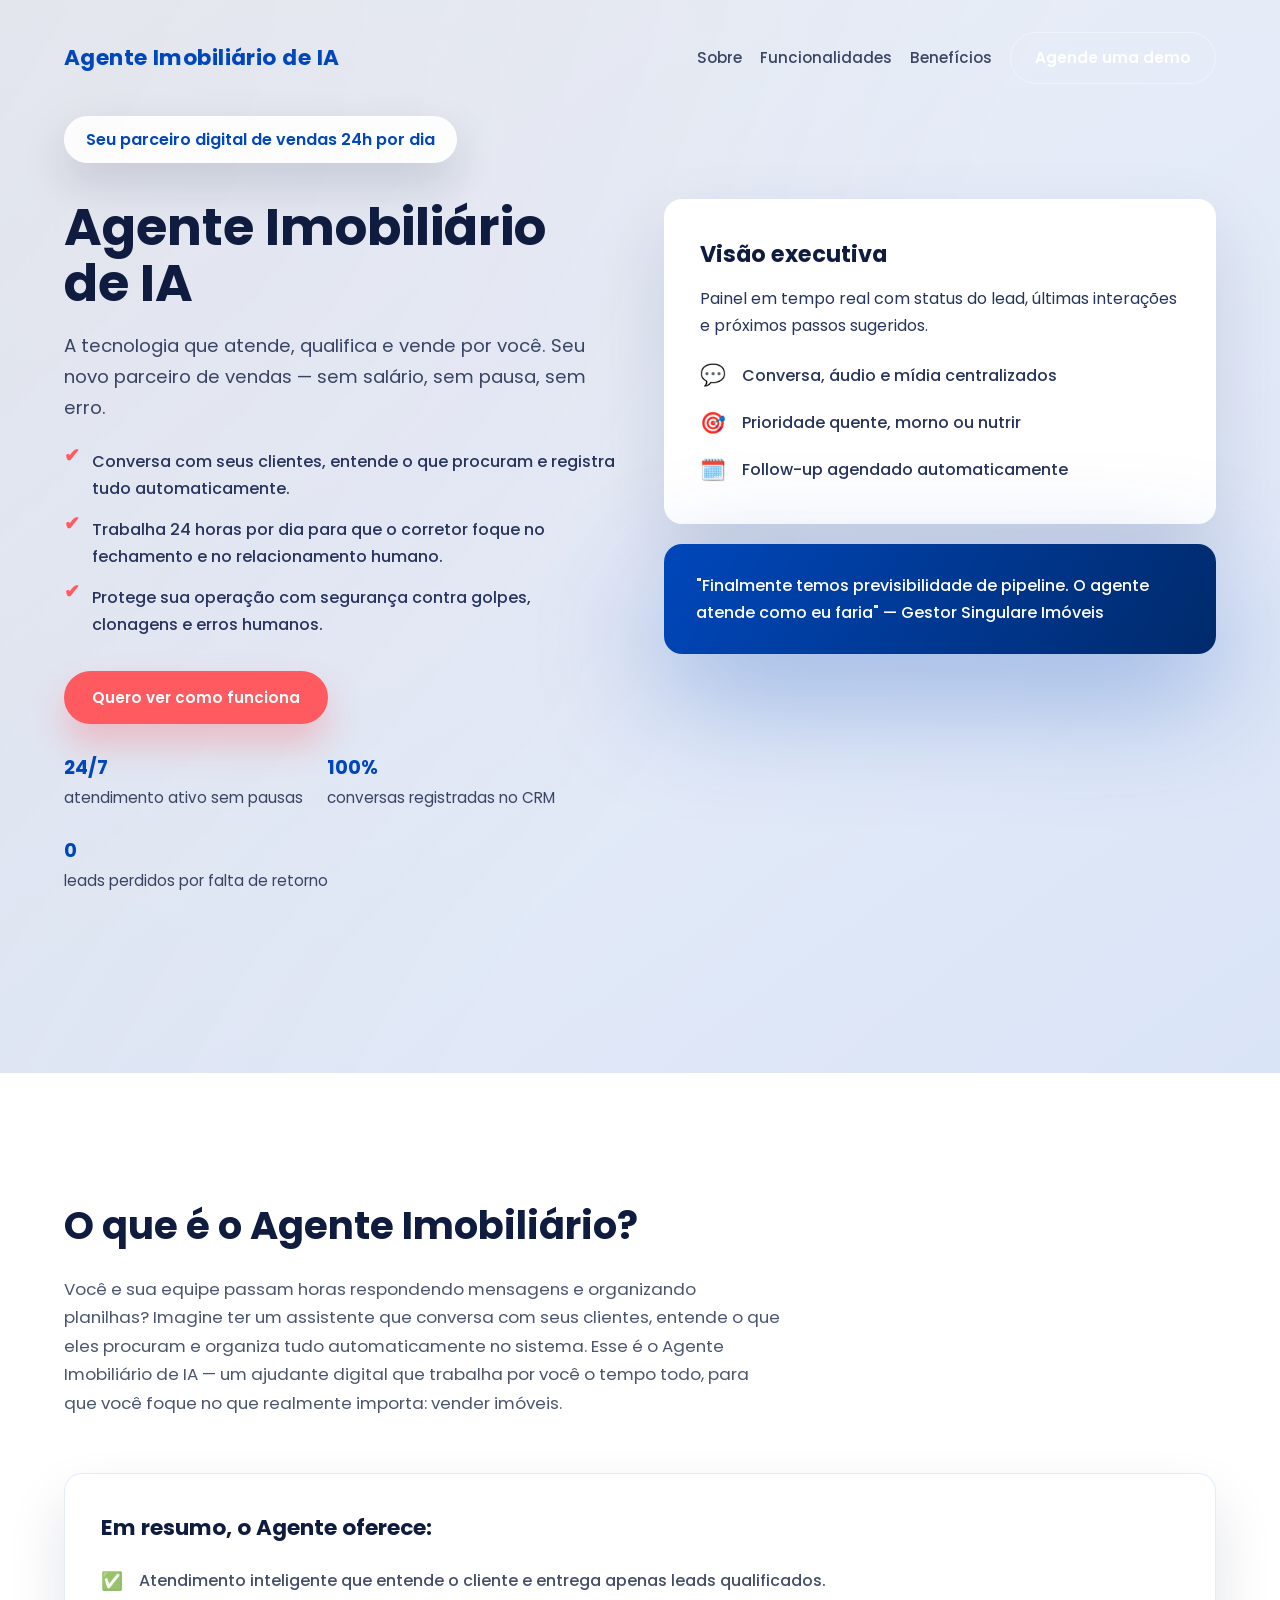
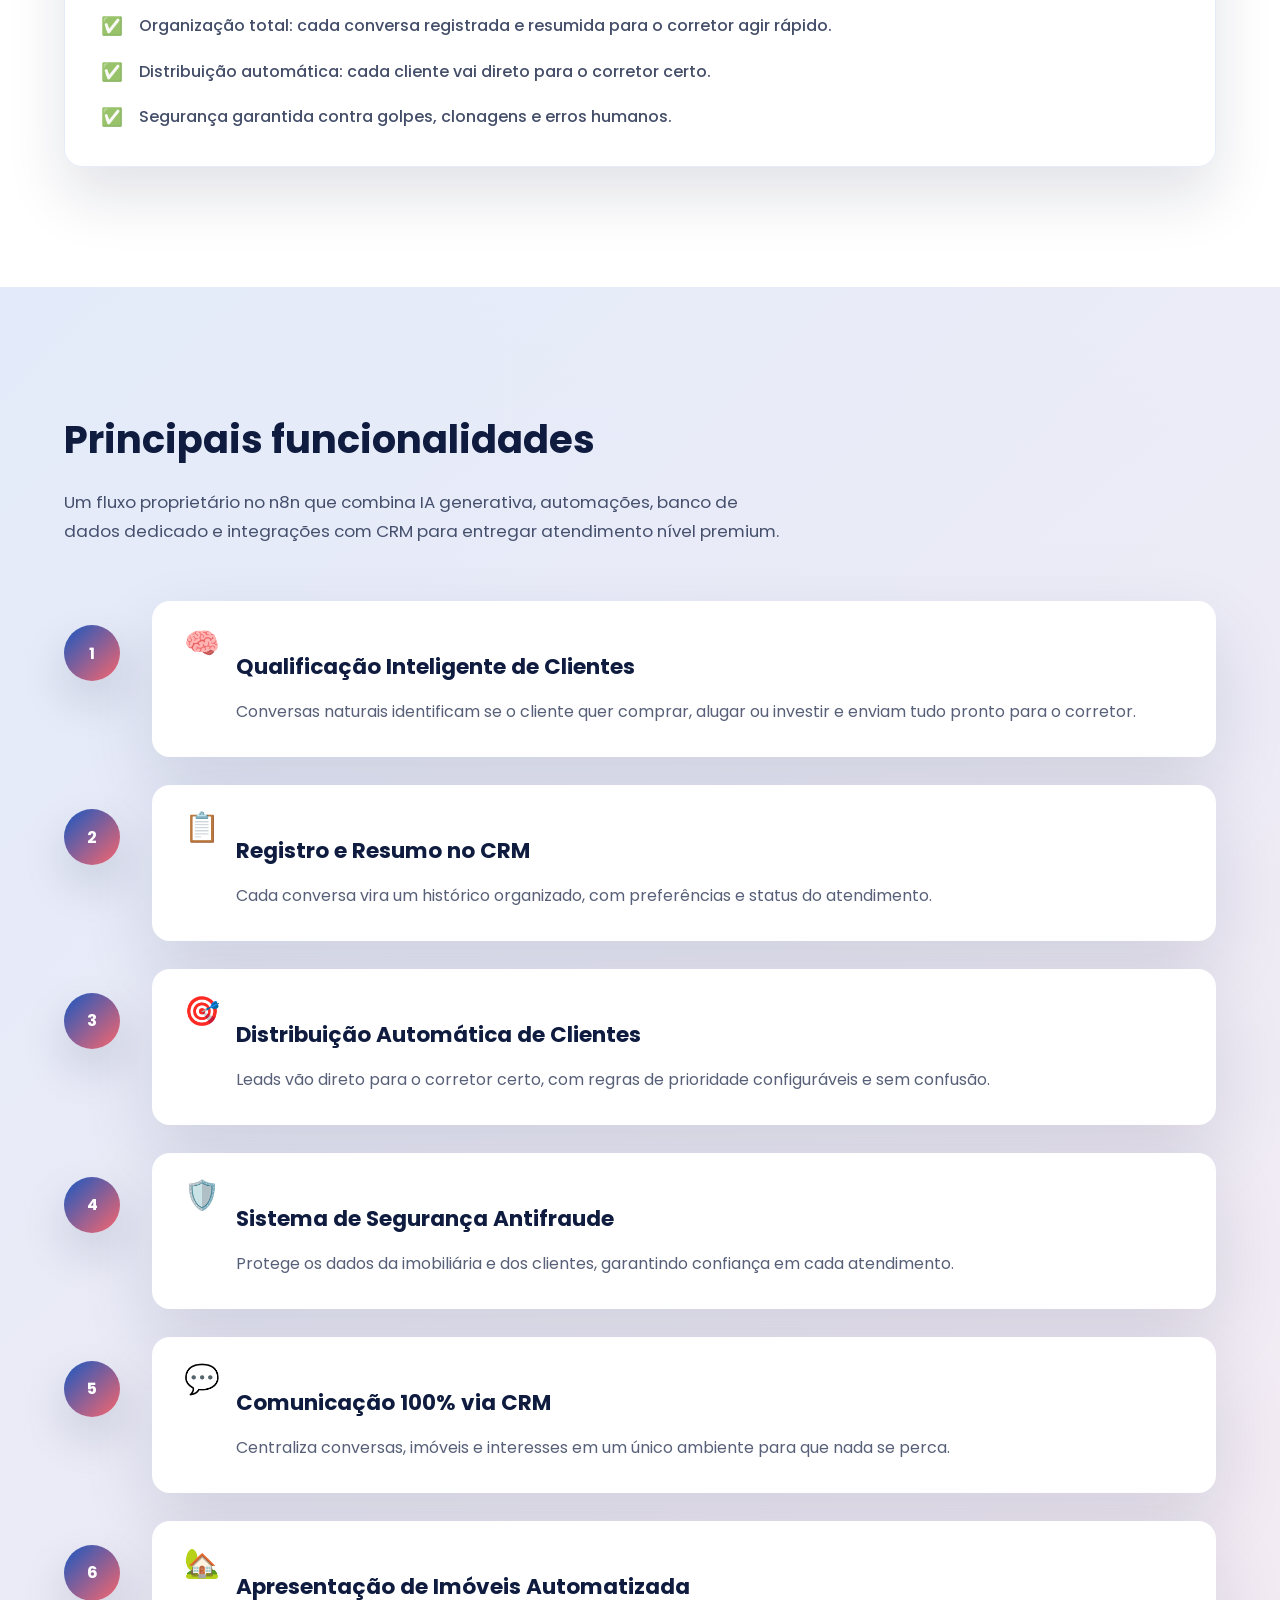
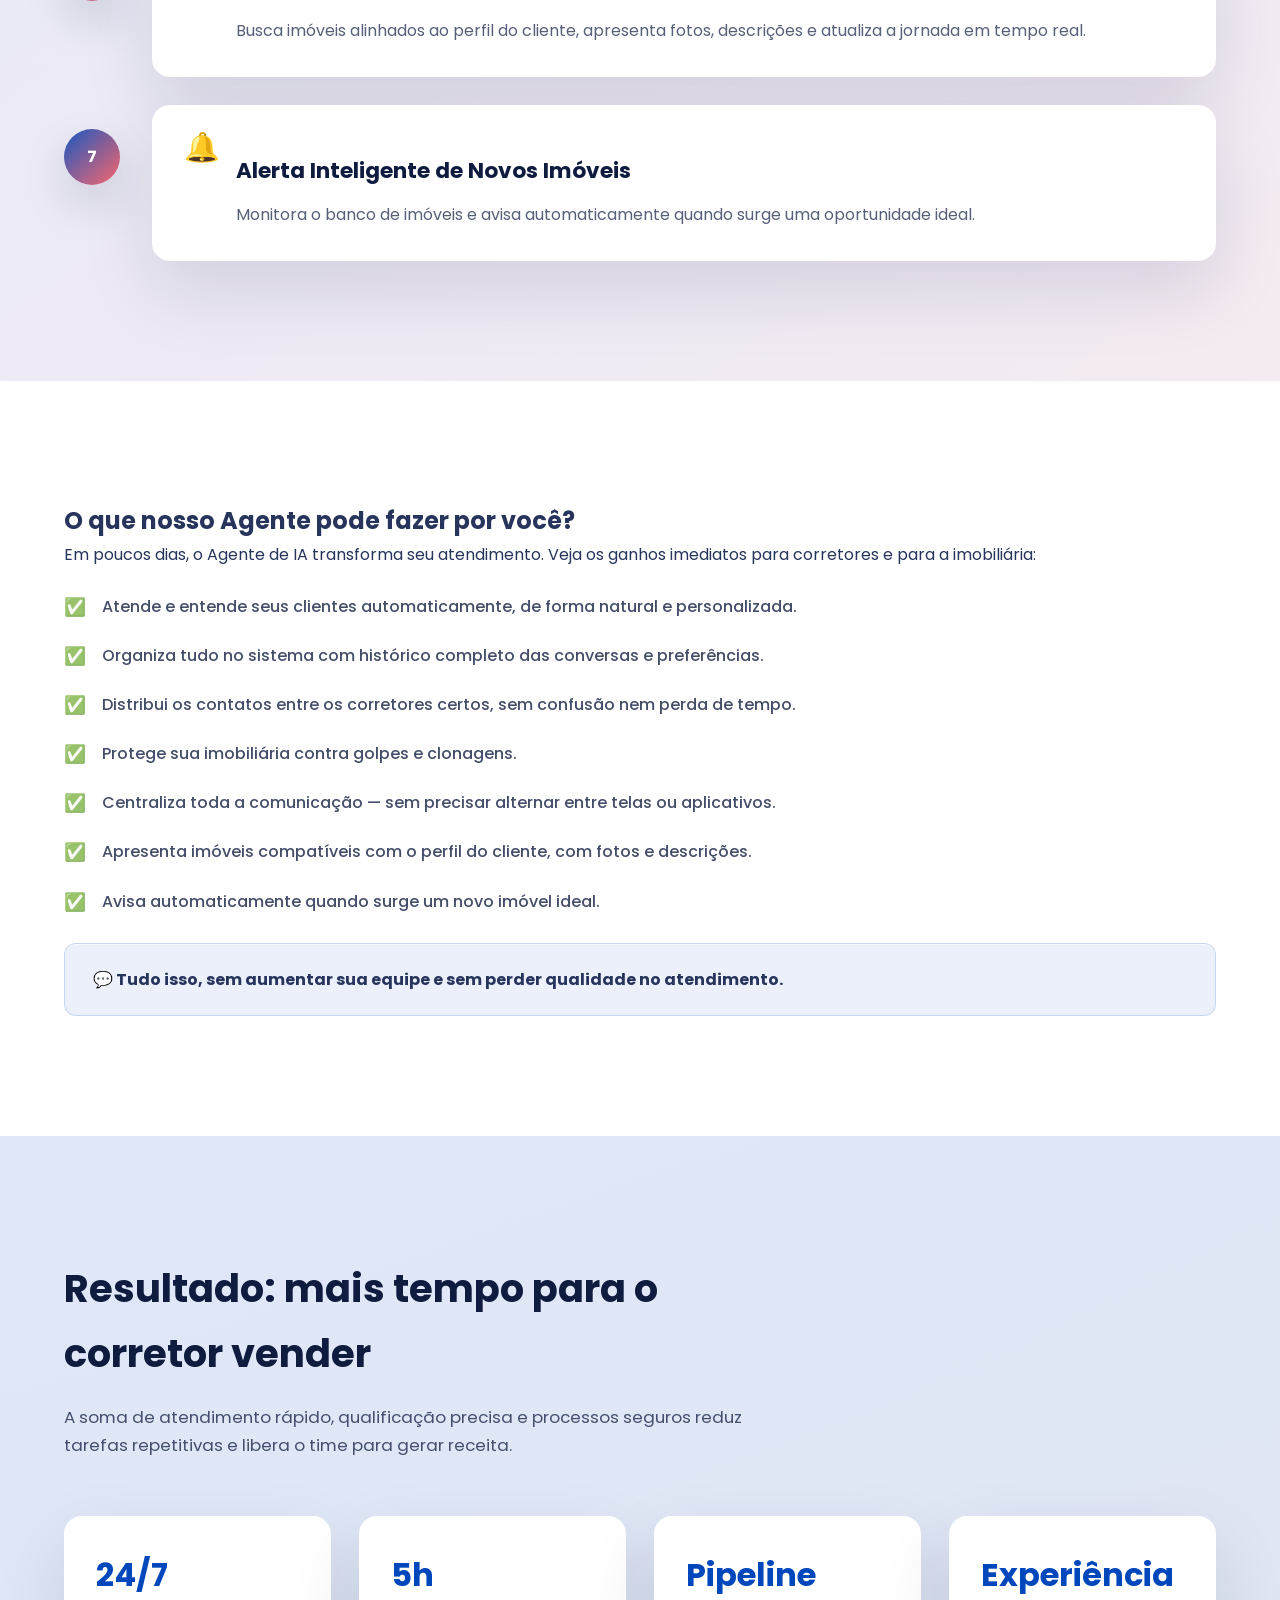
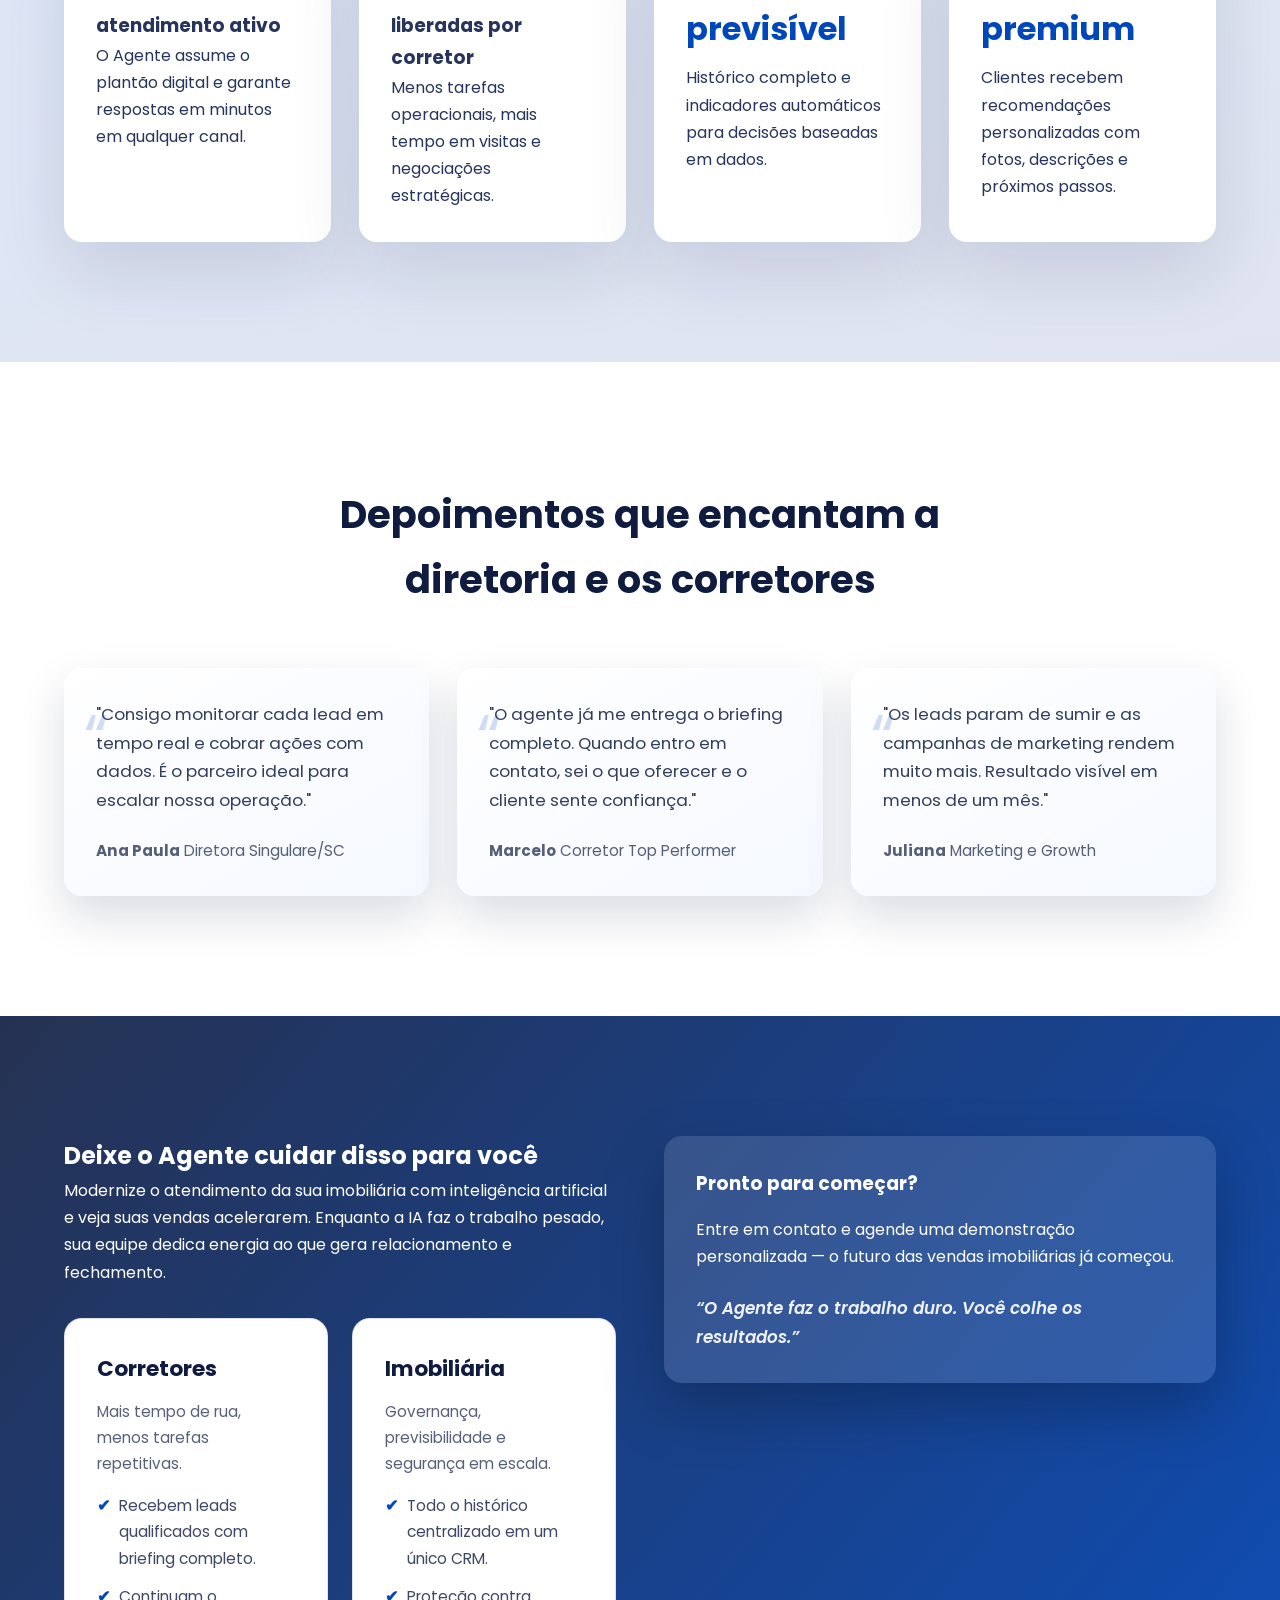
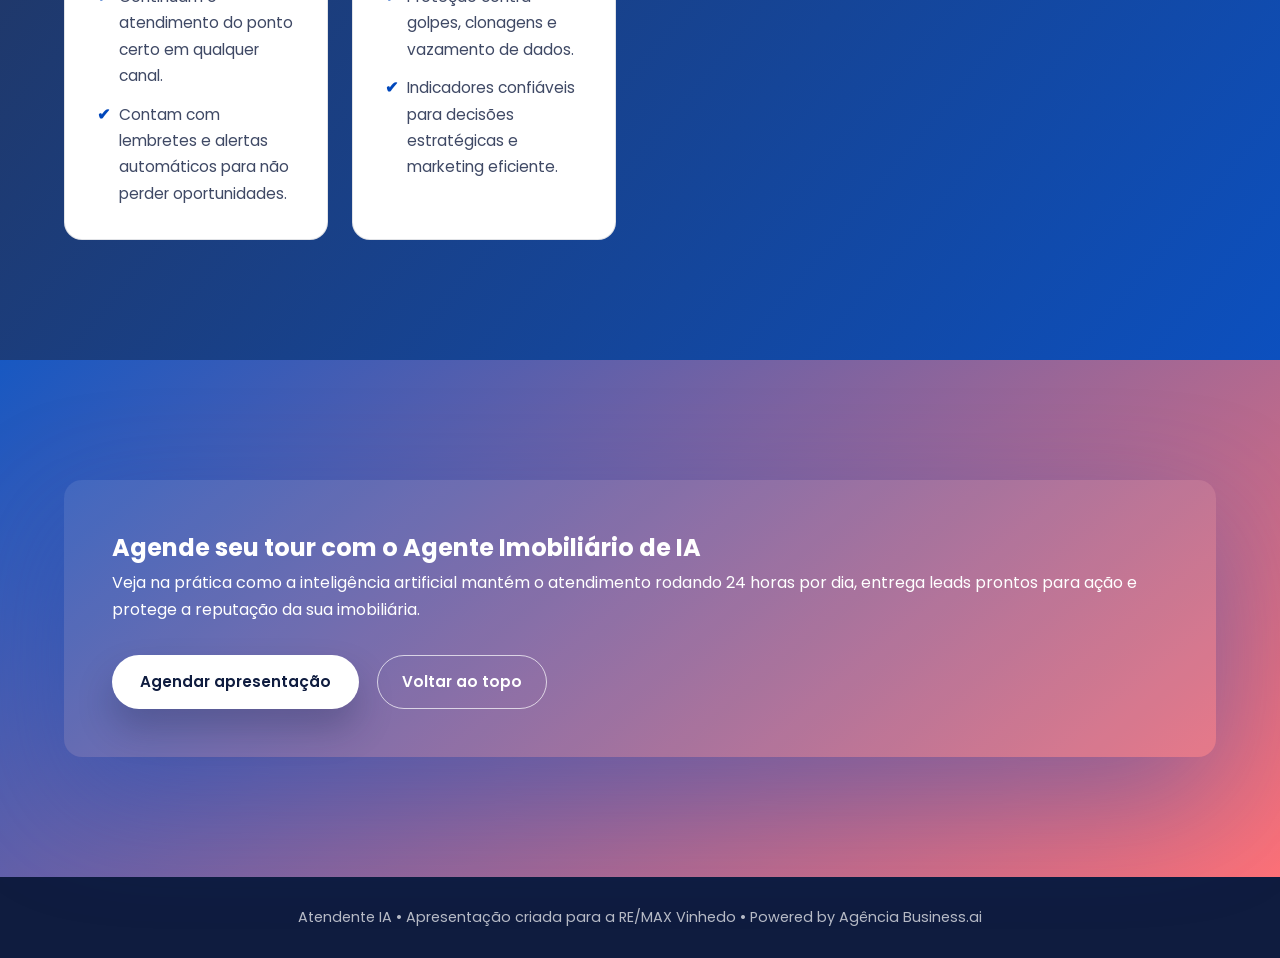
<file: index.html>
<!DOCTYPE html>
<html lang="pt-BR">
  <head>
    <meta charset="UTF-8" />
    <meta name="viewport" content="width=device-width, initial-scale=1.0" />
    <title>Agente Imobiliário de IA | Atendimento e vendas automatizados</title>
    <link rel="preconnect" href="https://fonts.googleapis.com" />
    <link rel="preconnect" href="https://fonts.gstatic.com" crossorigin />
    <link
      href="https://fonts.googleapis.com/css2?family=Poppins:wght@300;400;500;600;700&display=swap"
      rel="stylesheet"
    />
    <link rel="stylesheet" href="assets/css/styles.css" />
  </head>
  <body>
    <div class="page-shell">
      <div class="page-shell__glow"></div>
      <header class="hero" id="inicio">
        <nav class="nav container">
          <div class="nav__brand"><span>Agente Imobiliário de IA</span></div>
          <div class="nav__actions">
            <a class="nav__link" href="#sobre">Sobre</a>
            <a class="nav__link" href="#funcionalidades">Funcionalidades</a>
            <a class="nav__link" href="#beneficios">Benefícios</a>
            <a class="button button--ghost" href="mailto:agenciabusinessia1@gmail.com">Agende uma demo</a>
          </div>
        </nav>

        <div class="hero__content container">
          <div class="hero__badge">Seu parceiro digital de vendas 24h por dia</div>
          <div class="hero__grid">
            <div class="hero__copy">
              <h1>Agente Imobiliário de IA</h1>
              <p class="hero__lead">
                A tecnologia que atende, qualifica e vende por você. Seu novo parceiro de vendas — sem salário,
                sem pausa, sem erro.
              </p>
              <ul class="hero__list hero__list--highlight">
                <li>Conversa com seus clientes, entende o que procuram e registra tudo automaticamente.</li>
                <li>Trabalha 24 horas por dia para que o corretor foque no fechamento e no relacionamento humano.</li>
                <li>Protege sua operação com segurança contra golpes, clonagens e erros humanos.</li>
              </ul>
              <div class="hero__cta">
                <a class="button button--primary" href="#funcionalidades">Quero ver como funciona</a>
              </div>
              <div class="hero__meta">
                <div>
                  <strong>24/7</strong>
                  atendimento ativo sem pausas
                </div>
                <div>
                  <strong>100%</strong>
                  conversas registradas no CRM
                </div>
                <div>
                  <strong>0</strong>
                  leads perdidos por falta de retorno
                </div>
              </div>
            </div>

            <div class="hero__panel">
              <div class="hero__panel-card">
                <h2>Visão executiva</h2>
                <p>
                  Painel em tempo real com status do lead, últimas interações e próximos passos sugeridos.
                </p>
                <ul>
                  <li><span>💬</span> Conversa, áudio e mídia centralizados</li>
                  <li><span>🎯</span> Prioridade quente, morno ou nutrir</li>
                  <li><span>🗓️</span> Follow-up agendado automaticamente</li>
                </ul>
              </div>
              <div class="hero__floating">
                <p>
                  "Finalmente temos previsibilidade de pipeline. O agente atende como eu faria" — Gestor
                  Singulare Imóveis
                </p>
              </div>
            </div>
          </div>
        </div>
      </header>

      <main>
        <section class="section pains" id="sobre">
          <div class="container">
            <div class="section__heading">
              <h2>O que é o Agente Imobiliário?</h2>
              <p>
                Você e sua equipe passam horas respondendo mensagens e organizando planilhas? Imagine ter um assistente
                que conversa com seus clientes, entende o que eles procuram e organiza tudo automaticamente no sistema.
                Esse é o Agente Imobiliário de IA — um ajudante digital que trabalha por você o tempo todo, para que você
                foque no que realmente importa: vender imóveis.
              </p>
            </div>
            <div class="summary-callout">
              <h3>Em resumo, o Agente oferece:</h3>
              <ul class="check-list">
                <li>Atendimento inteligente que entende o cliente e entrega apenas leads qualificados.</li>
                <li>Organização total: cada conversa registrada e resumida para o corretor agir rápido.</li>
                <li>Distribuição automática: cada cliente vai direto para o corretor certo.</li>
                <li>Segurança garantida contra golpes, clonagens e erros humanos.</li>
              </ul>
            </div>
          </div>
        </section>

        <section class="section solution" id="funcionalidades">
          <div class="container">
            <div class="section__heading">
              <h2>Principais funcionalidades</h2>
              <p>
                Um fluxo proprietário no n8n que combina IA generativa, automações, banco de dados dedicado e integrações
                com CRM para entregar atendimento nível premium.
              </p>
            </div>
            <ol class="feature-list">
              <li>
                <div class="card card--feature">
                  <div class="card__icon">🧠</div>
                  <h3>Qualificação Inteligente de Clientes</h3>
                  <p>Conversas naturais identificam se o cliente quer comprar, alugar ou investir e enviam tudo pronto para o corretor.</p>
                </div>
              </li>
              <li>
                <div class="card card--feature">
                  <div class="card__icon">📋</div>
                  <h3>Registro e Resumo no CRM</h3>
                  <p>Cada conversa vira um histórico organizado, com preferências e status do atendimento.</p>
                </div>
              </li>
              <li>
                <div class="card card--feature">
                  <div class="card__icon">🎯</div>
                  <h3>Distribuição Automática de Clientes</h3>
                  <p>Leads vão direto para o corretor certo, com regras de prioridade configuráveis e sem confusão.</p>
                </div>
              </li>
              <li>
                <div class="card card--feature">
                  <div class="card__icon">🛡️</div>
                  <h3>Sistema de Segurança Antifraude</h3>
                  <p>Protege os dados da imobiliária e dos clientes, garantindo confiança em cada atendimento.</p>
                </div>
              </li>
              <li>
                <div class="card card--feature">
                  <div class="card__icon">💬</div>
                  <h3>Comunicação 100% via CRM</h3>
                  <p>Centraliza conversas, imóveis e interesses em um único ambiente para que nada se perca.</p>
                </div>
              </li>
              <li>
                <div class="card card--feature">
                  <div class="card__icon">🏡</div>
                  <h3>Apresentação de Imóveis Automatizada</h3>
                  <p>Busca imóveis alinhados ao perfil do cliente, apresenta fotos, descrições e atualiza a jornada em tempo real.</p>
                </div>
              </li>
              <li>
                <div class="card card--feature">
                  <div class="card__icon">🔔</div>
                  <h3>Alerta Inteligente de Novos Imóveis</h3>
                  <p>Monitora o banco de imóveis e avisa automaticamente quando surge uma oportunidade ideal.</p>
                </div>
              </li>
            </ol>
          </div>
        </section>

        <section class="section tour" id="beneficios">
          <div class="container">
            <div class="tour__layout tour__layout--single">
              <div class="tour__content">
                <h2>O que nosso Agente pode fazer por você?</h2>
                <p>
                  Em poucos dias, o Agente de IA transforma seu atendimento. Veja os ganhos imediatos para corretores e para a imobiliária:
                </p>
                <ul class="check-list check-list--dense">
                  <li>Atende e entende seus clientes automaticamente, de forma natural e personalizada.</li>
                  <li>Organiza tudo no sistema com histórico completo das conversas e preferências.</li>
                  <li>Distribui os contatos entre os corretores certos, sem confusão nem perda de tempo.</li>
                  <li>Protege sua imobiliária contra golpes e clonagens.</li>
                  <li>Centraliza toda a comunicação — sem precisar alternar entre telas ou aplicativos.</li>
                  <li>Apresenta imóveis compatíveis com o perfil do cliente, com fotos e descrições.</li>
                  <li>Avisa automaticamente quando surge um novo imóvel ideal.</li>
                </ul>
                <div class="benefits-note">
                  <p><strong>💬 Tudo isso, sem aumentar sua equipe e sem perder qualidade no atendimento.</strong></p>
                </div>
              </div>
            </div>
          </div>
        </section>

        <section class="section results" id="resultados">
          <div class="container">
            <div class="section__heading">
              <h2>Resultado: mais tempo para o corretor vender</h2>
              <p>
                A soma de atendimento rápido, qualificação precisa e processos seguros reduz tarefas repetitivas e libera o time para gerar receita.
              </p>
            </div>
            <div class="grid grid--4 results__grid">
              <article class="stat">
                <h3><span>24/7</span> atendimento ativo</h3>
                <p>O Agente assume o plantão digital e garante respostas em minutos em qualquer canal.</p>
              </article>
              <article class="stat">
                <h3><span>5h</span> liberadas por corretor</h3>
                <p>Menos tarefas operacionais, mais tempo em visitas e negociações estratégicas.</p>
              </article>
              <article class="stat">
                <h3><span>Pipeline previsível</span></h3>
                <p>Histórico completo e indicadores automáticos para decisões baseadas em dados.</p>
              </article>
              <article class="stat">
                <h3><span>Experiência premium</span></h3>
                <p>Clientes recebem recomendações personalizadas com fotos, descrições e próximos passos.</p>
              </article>
            </div>
          </div>
        </section>

        <section class="section testimonials">
          <div class="container">
            <div class="section__heading section__heading--center">
              <h2>Depoimentos que encantam a diretoria e os corretores</h2>
            </div>
            <div class="grid grid--3 testimonials__grid">
              <article class="quote">
                <div class="quote__body">
                  "Consigo monitorar cada lead em tempo real e cobrar ações com dados. É o parceiro ideal para
                  escalar nossa operação."</div>
                <div class="quote__meta">
                  <strong>Ana Paula</strong>
                  Diretora Singulare/SC
                </div>
              </article>
              <article class="quote">
                <div class="quote__body">
                  "O agente já me entrega o briefing completo. Quando entro em contato, sei o que oferecer e o
                  cliente sente confiança."</div>
                <div class="quote__meta">
                  <strong>Marcelo</strong>
                  Corretor Top Performer
                </div>
              </article>
              <article class="quote">
                <div class="quote__body">
                  "Os leads param de sumir e as campanhas de marketing rendem muito mais. Resultado visível em
                  menos de um mês."</div>
                <div class="quote__meta">
                  <strong>Juliana</strong>
                  Marketing e Growth
                </div>
              </article>
            </div>
          </div>
        </section>

        <section class="section roadmap" id="implementacao">
          <div class="container">
            <div class="roadmap__content">
              <div>
                <h2>Deixe o Agente cuidar disso para você</h2>
                <p>
                  Modernize o atendimento da sua imobiliária com inteligência artificial e veja suas vendas acelerarem. Enquanto a IA faz o trabalho pesado, sua equipe dedica energia ao que gera relacionamento e fechamento.
                </p>
                <div class="value-grid">
                  <article class="card card--outlined value-card">
                    <h3>Corretores</h3>
                    <p class="value-card__lead">Mais tempo de rua, menos tarefas repetitivas.</p>
                    <ul>
                      <li>Recebem leads qualificados com briefing completo.</li>
                      <li>Continuam o atendimento do ponto certo em qualquer canal.</li>
                      <li>Contam com lembretes e alertas automáticos para não perder oportunidades.</li>
                    </ul>
                  </article>
                  <article class="card card--outlined value-card">
                    <h3>Imobiliária</h3>
                    <p class="value-card__lead">Governança, previsibilidade e segurança em escala.</p>
                    <ul>
                      <li>Todo o histórico centralizado em um único CRM.</li>
                      <li>Proteção contra golpes, clonagens e vazamento de dados.</li>
                      <li>Indicadores confiáveis para decisões estratégicas e marketing eficiente.</li>
                    </ul>
                  </article>
                </div>
              </div>
              <div class="roadmap__panel">
                <h3>Pronto para começar?</h3>
                <p>
                  Entre em contato e agende uma demonstração personalizada — o futuro das vendas imobiliárias já começou.
                </p>
                <p class="roadmap__quote">“O Agente faz o trabalho duro. Você colhe os resultados.”</p>
              </div>
            </div>
          </div>
        </section>

        <section class="section cta" id="contato">
          <div class="container">
            <div class="cta__content">
              <h2>Agende seu tour com o Agente Imobiliário de IA</h2>
              <p>
                Veja na prática como a inteligência artificial mantém o atendimento rodando 24 horas por dia, entrega leads prontos para ação e protege a reputação da sua imobiliária.
              </p>
              <div class="cta__buttons">
                <a class="button button--secondary" href="mailto:agenciabusinessia1@gmail.com">Agendar apresentação</a>
                <a class="button button--ghost button--ghost-light" href="#inicio">Voltar ao topo</a>
              </div>
            </div>
          </div>
        </section>
      </main>

      <footer class="footer">
        <div class="container">
          <p>Atendente IA • Apresentação criada para a RE/MAX Vinhedo • Powered by Agência Business.ai</p>
        </div>
      </footer>
    </div>
  </body>
</html>
</file>
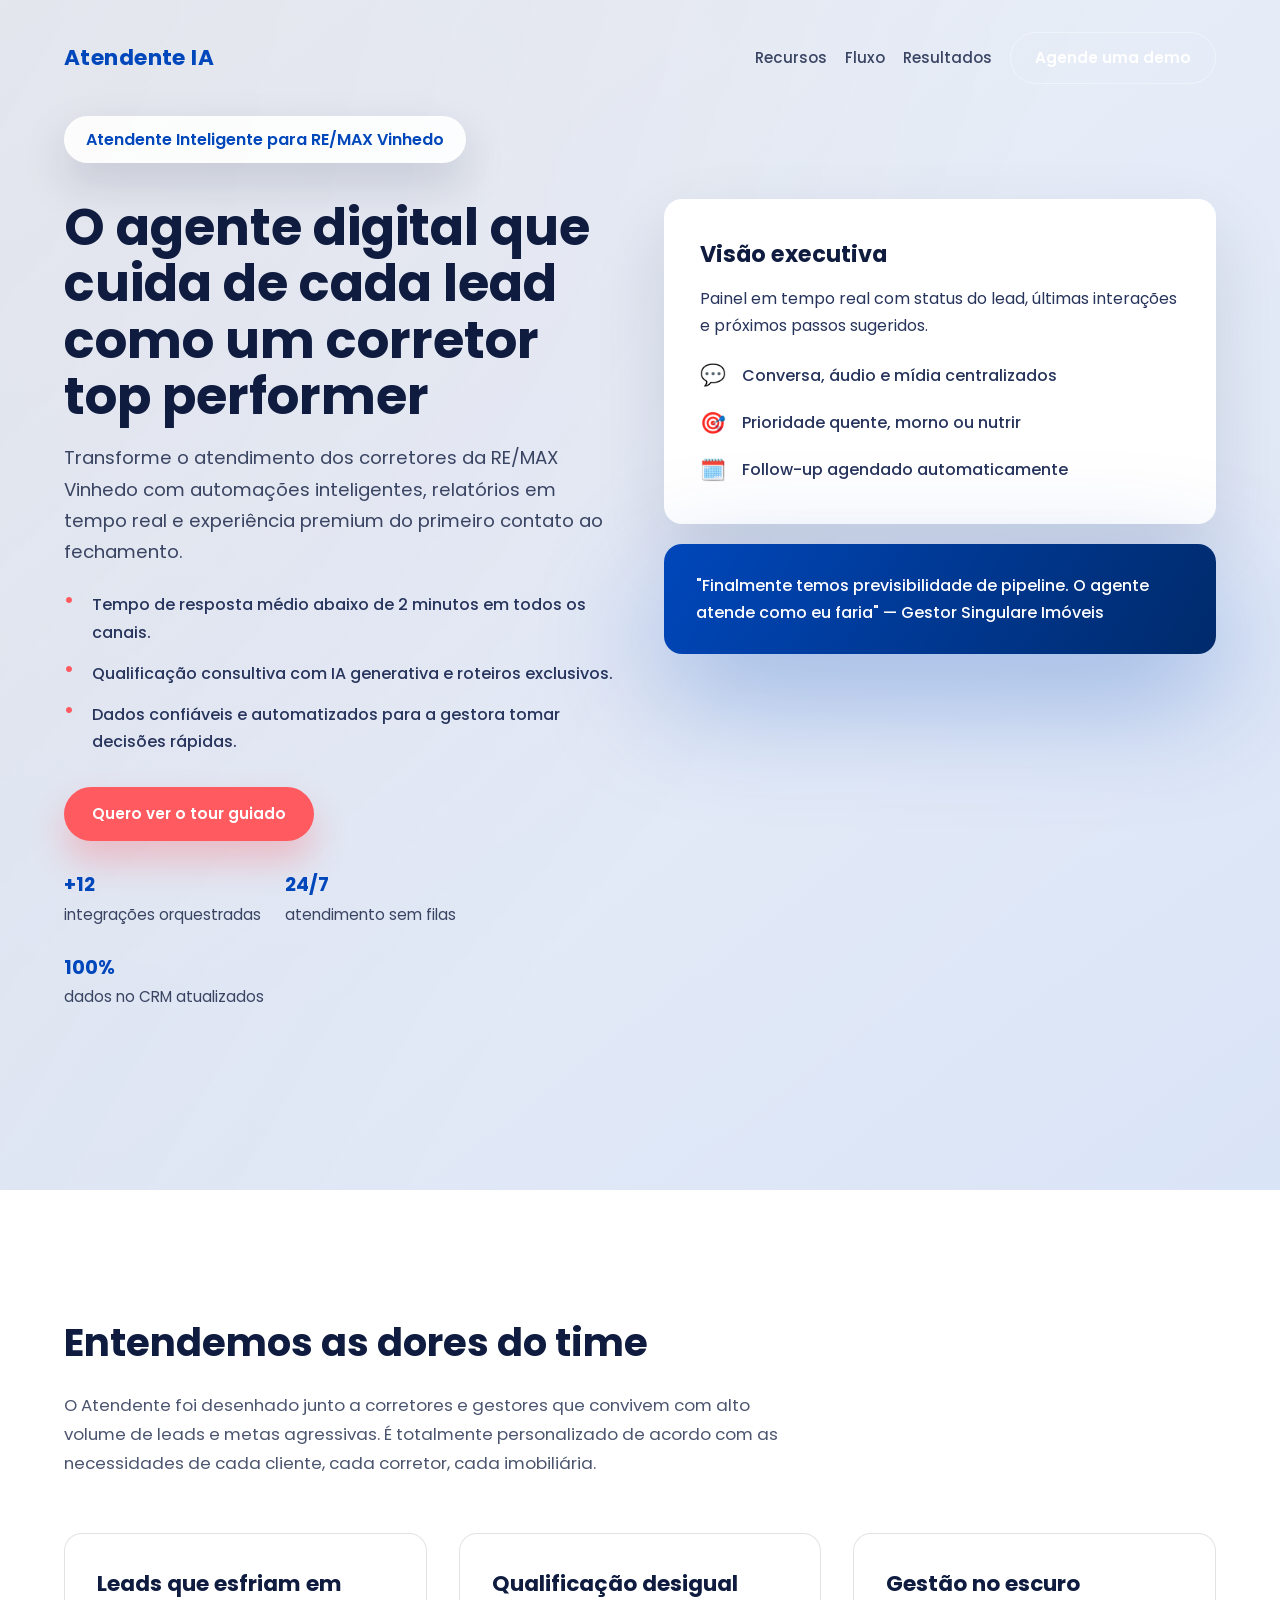
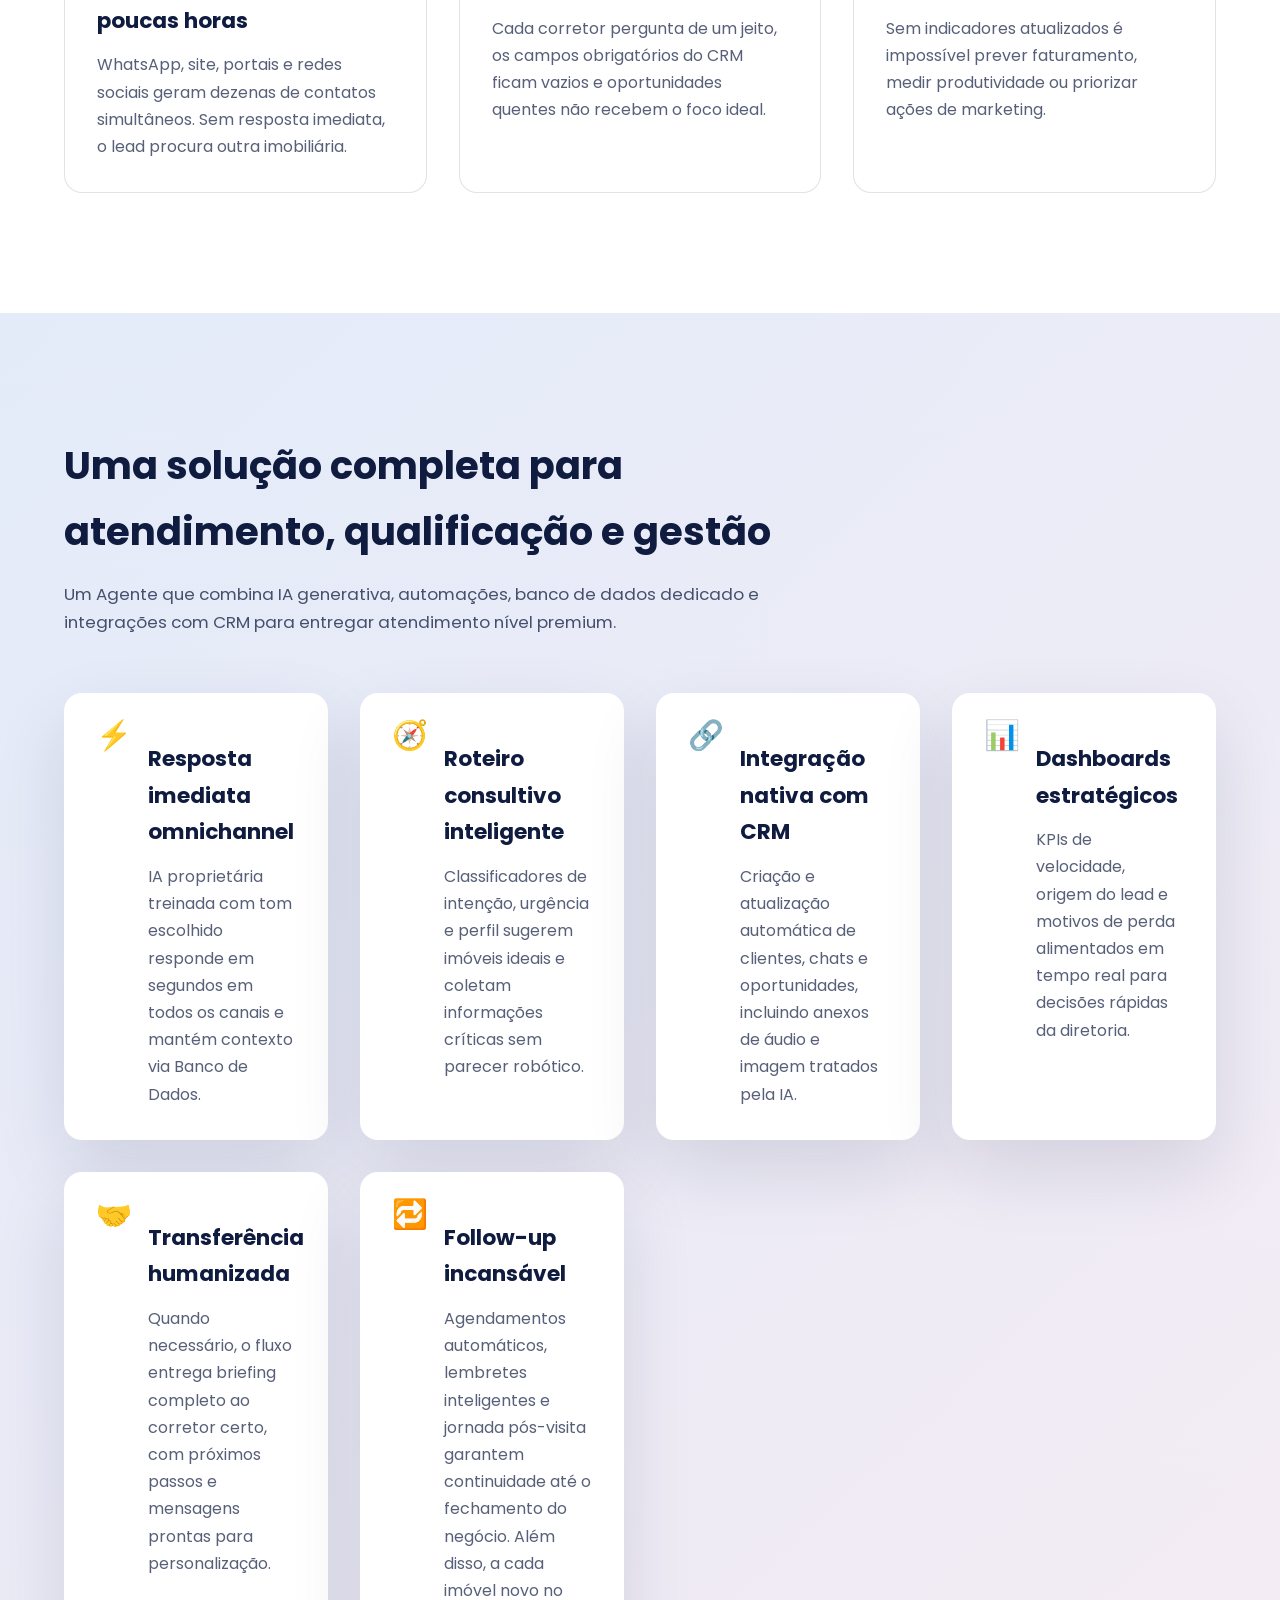
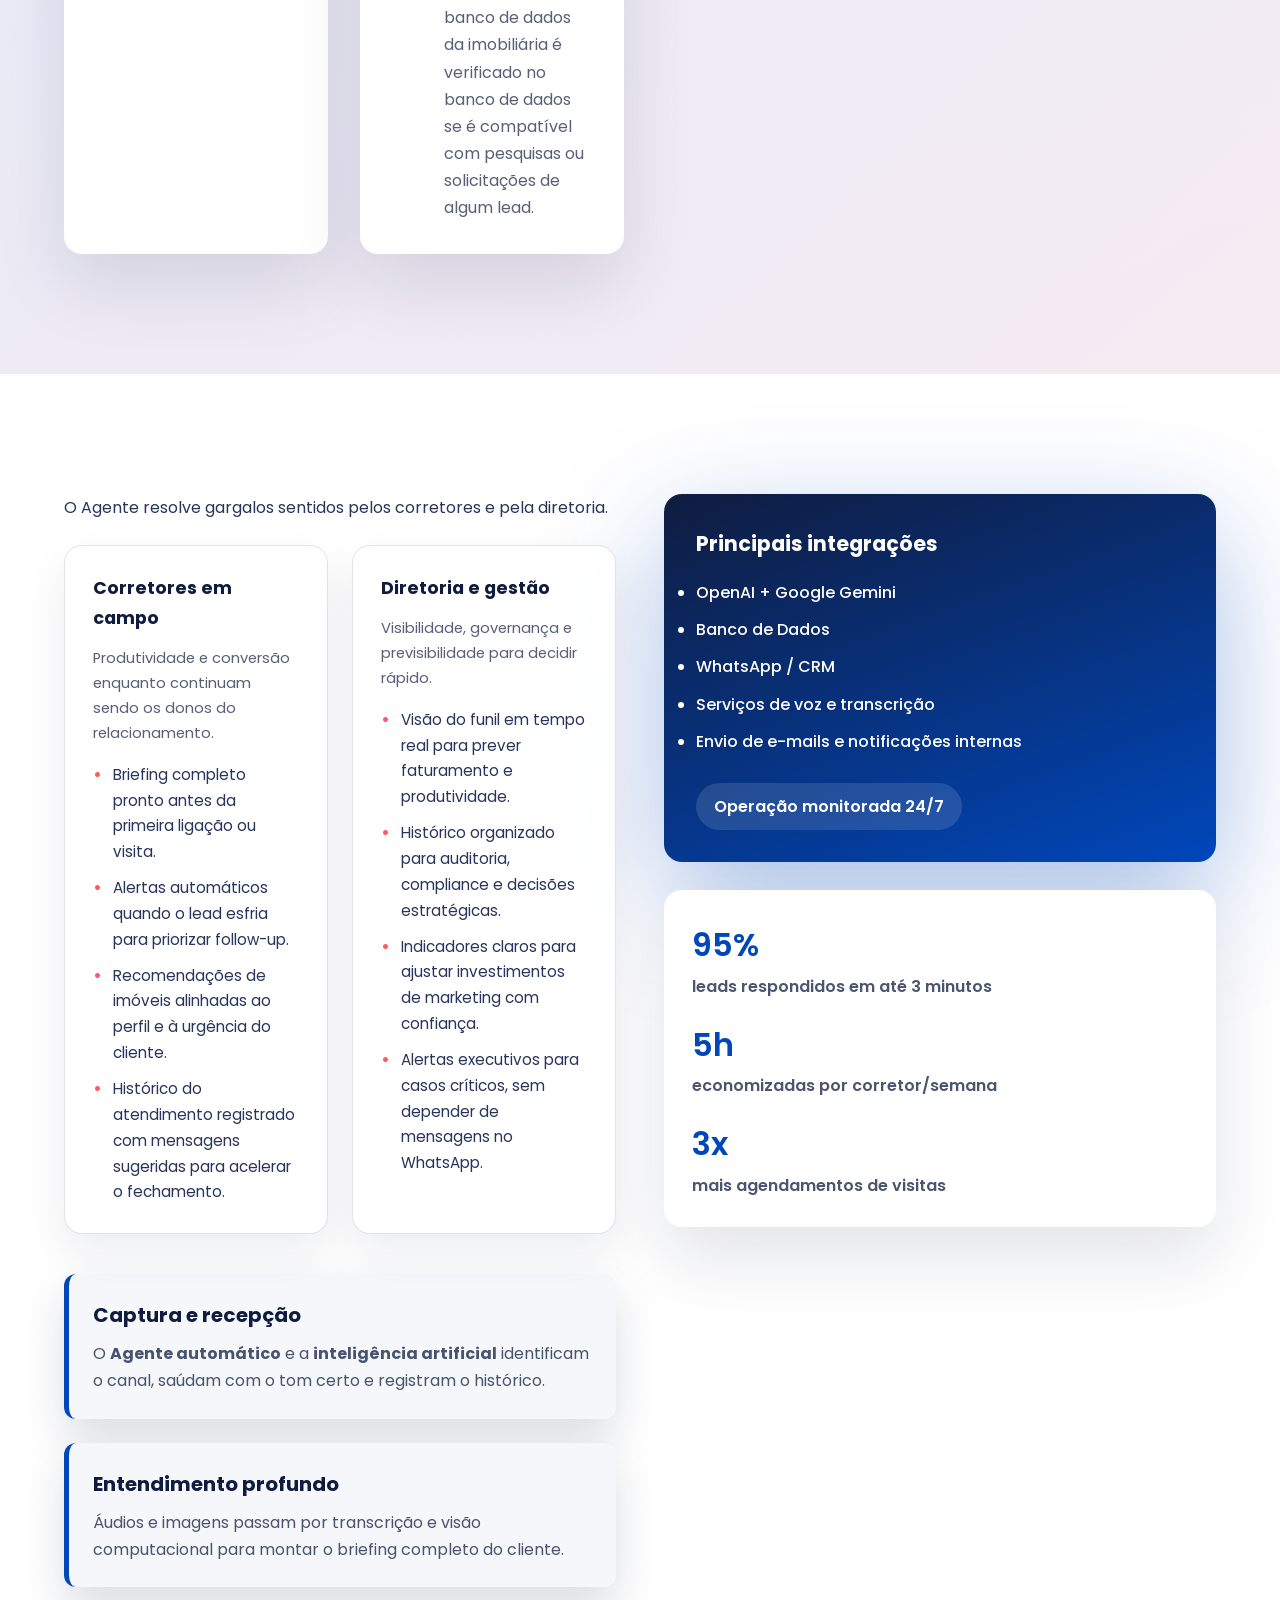
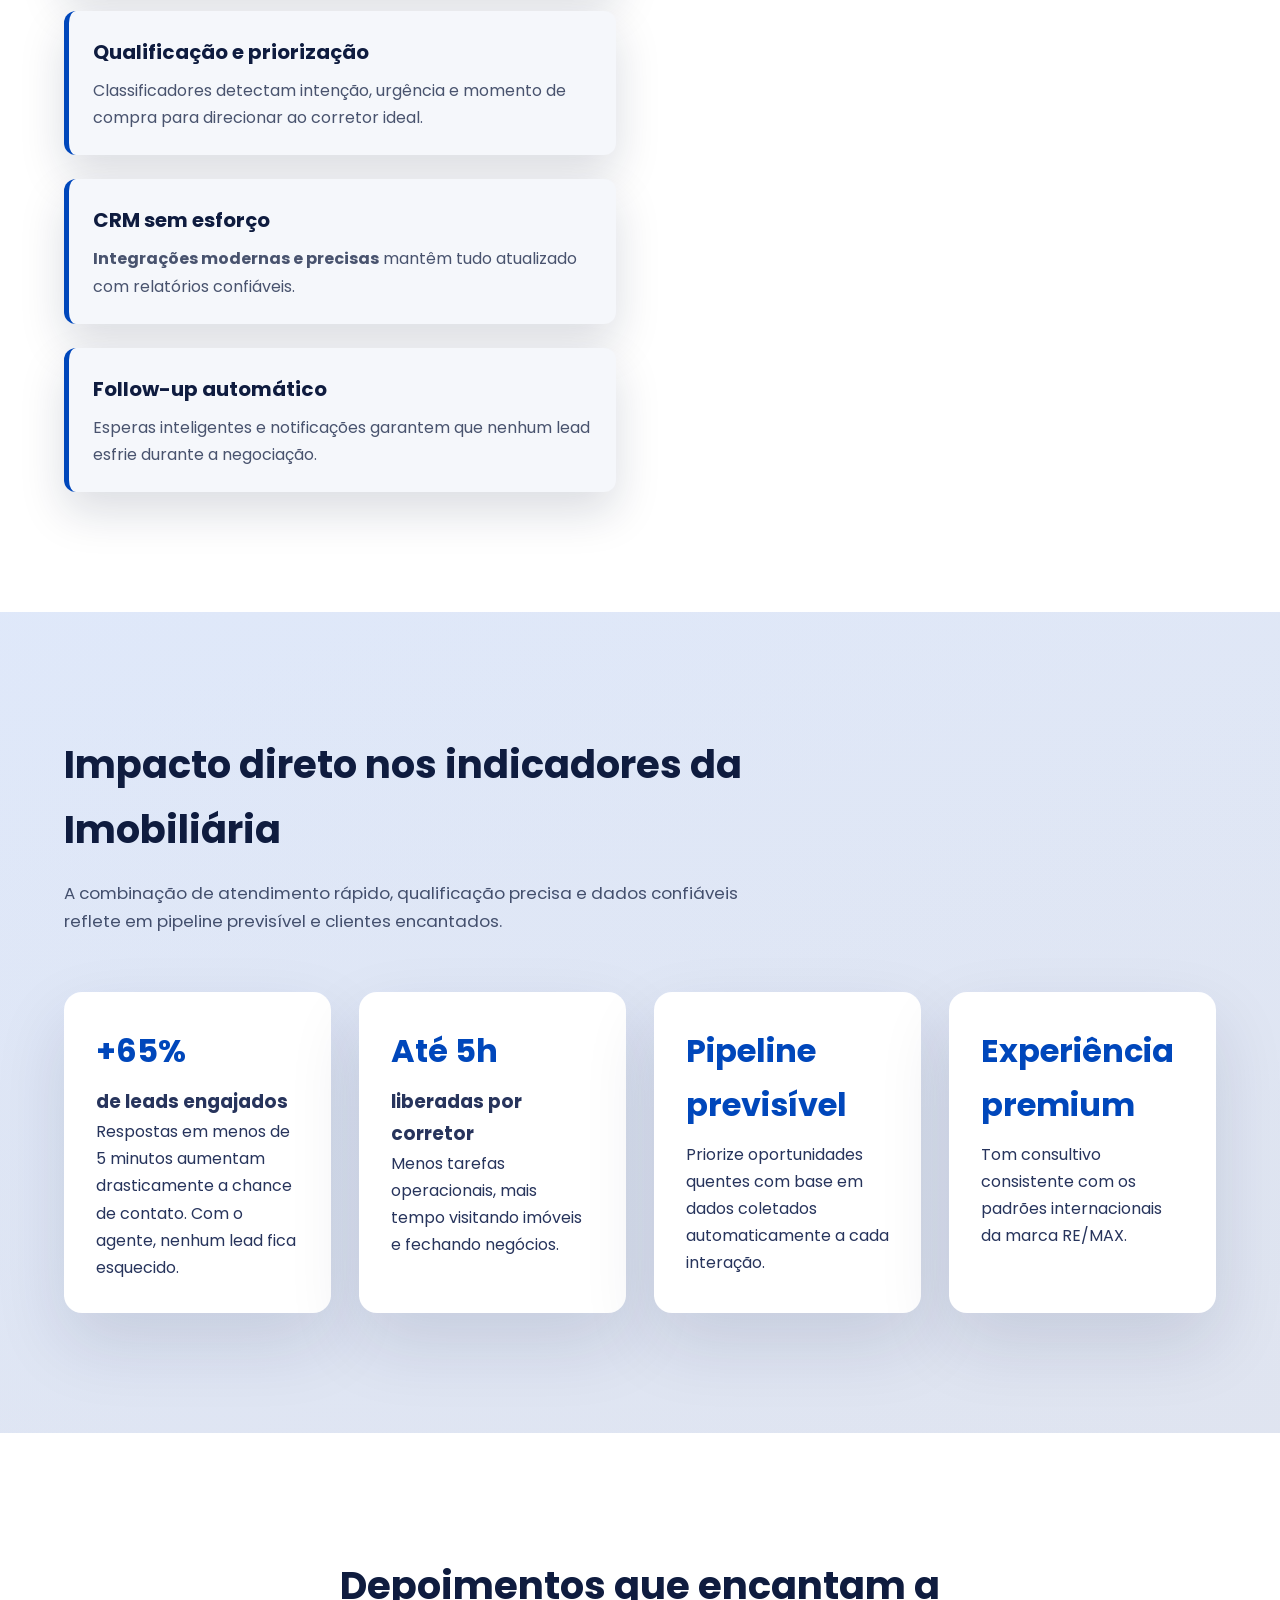
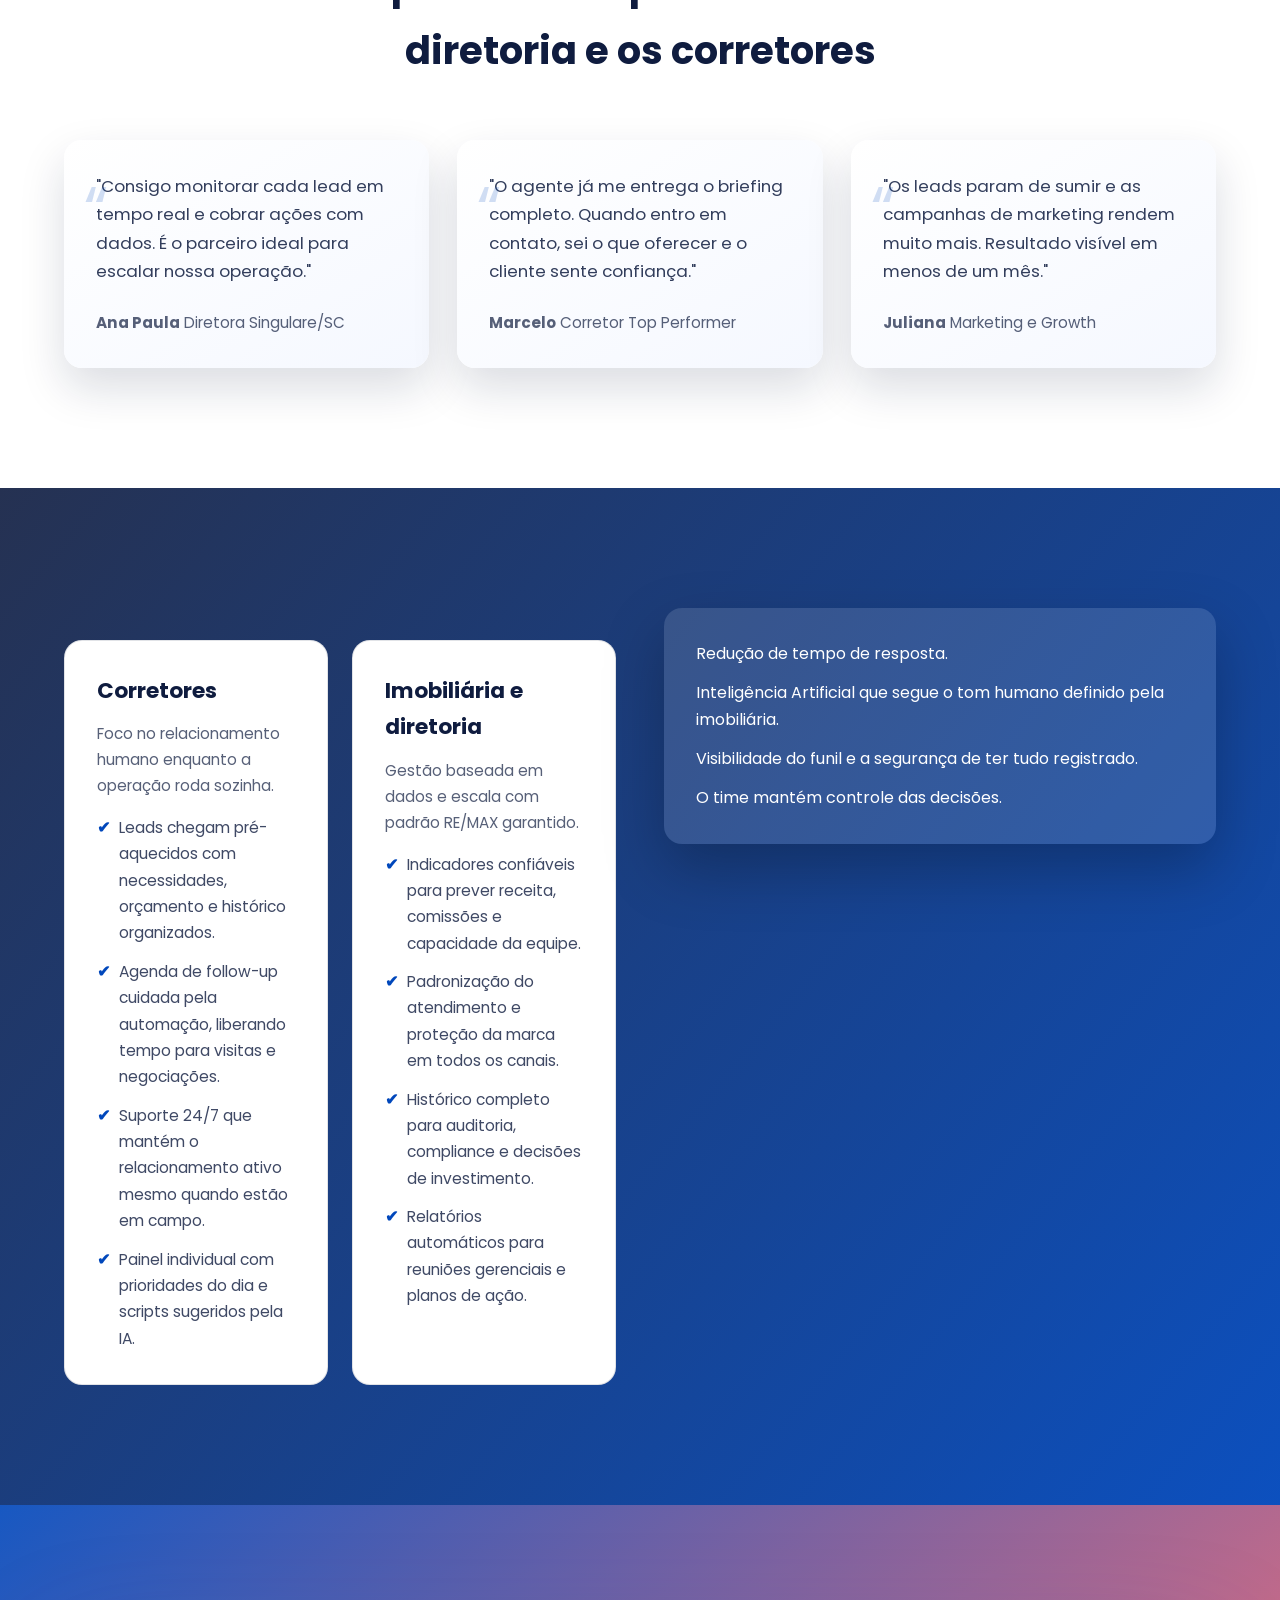
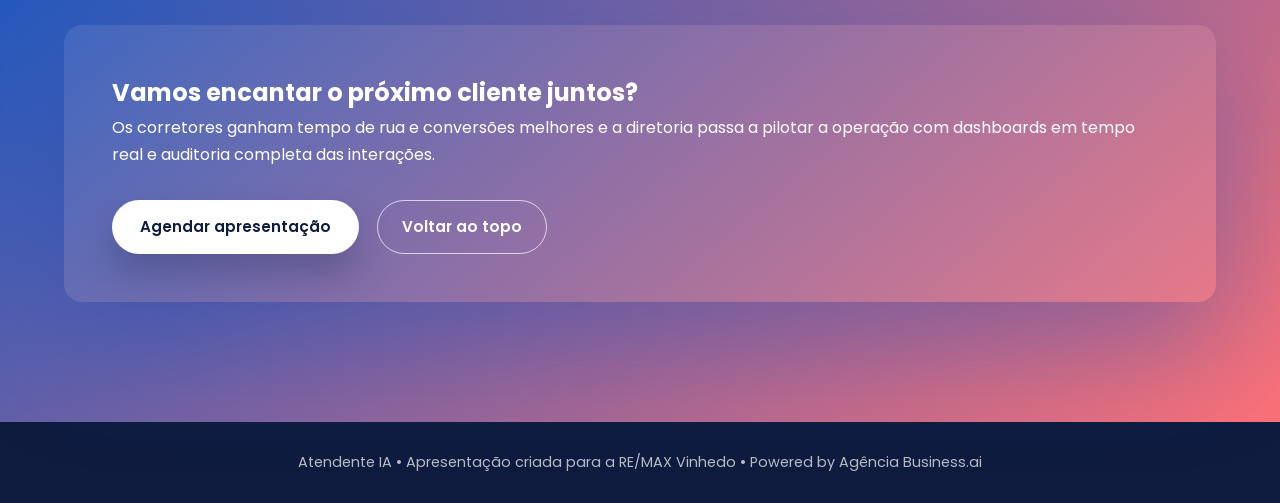
<file: remax.html>
<!DOCTYPE html>
<html lang="pt-BR">
  <head>
    <meta charset="UTF-8" />
    <meta name="viewport" content="width=device-width, initial-scale=1.0" />
    <title>Atendente | Automação premium para imobiliárias</title>
    <link rel="preconnect" href="https://fonts.googleapis.com" />
    <link rel="preconnect" href="https://fonts.gstatic.com" crossorigin />
    <link
      href="https://fonts.googleapis.com/css2?family=Poppins:wght@300;400;500;600;700&display=swap"
      rel="stylesheet"
    />
    <link rel="stylesheet" href="assets/css/styles.css" />
  </head>
  <body>
    <div class="page-shell">
      <div class="page-shell__glow"></div>
      <header class="hero" id="inicio">
        <nav class="nav container">
          <div class="nav__brand"><span>Atendente IA</span></div>
          <div class="nav__actions">
            <a class="nav__link" href="#solucao">Recursos</a>
            <a class="nav__link" href="#tour">Fluxo</a>
            <a class="nav__link" href="#resultados">Resultados</a>
            <a class="button button--ghost" href="mailto:agenciabusinessia1@gmail.com">Agende uma demo</a>
          </div>
        </nav>

        <div class="hero__content container">
          <div class="hero__badge">Atendente Inteligente para RE/MAX Vinhedo</div>
          <div class="hero__grid">
            <div class="hero__copy">
              <h1>
                O agente digital que cuida de cada lead como um corretor top performer
              </h1>
              <p class="hero__lead">
                Transforme o atendimento dos corretores da RE/MAX Vinhedo com automações inteligentes,
                relatórios em tempo real e experiência premium do primeiro contato ao fechamento.
              </p>
              <ul class="hero__list">
                <li>Tempo de resposta médio abaixo de 2 minutos em todos os canais.</li>
                <li>Qualificação consultiva com IA generativa e roteiros exclusivos.</li>
                <li>Dados confiáveis e automatizados para a gestora tomar decisões rápidas.</li>
              </ul>
              <div class="hero__cta">
                <a class="button button--primary" href="#tour">Quero ver o tour guiado</a>
              </div>
              <div class="hero__meta">
                <div>
                  <strong>+12</strong>
                  integrações orquestradas
                </div>
                <div>
                  <strong>24/7</strong>
                  atendimento sem filas
                </div>
                <div>
                  <strong>100%</strong>
                  dados no CRM atualizados
                </div>
              </div>
            </div>

            <div class="hero__panel">
              <div class="hero__panel-card">
                <h2>Visão executiva</h2>
                <p>
                  Painel em tempo real com status do lead, últimas interações e próximos passos sugeridos.
                </p>
                <ul>
                  <li><span>💬</span> Conversa, áudio e mídia centralizados</li>
                  <li><span>🎯</span> Prioridade quente, morno ou nutrir</li>
                  <li><span>🗓️</span> Follow-up agendado automaticamente</li>
                </ul>
              </div>
              <div class="hero__floating">
                <p>
                  "Finalmente temos previsibilidade de pipeline. O agente atende como eu faria" — Gestor
                  Singulare Imóveis
                </p>
              </div>
            </div>
          </div>
        </div>
      </header>

      <main>
        <section class="section pains" id="dor">
          <div class="container">
            <div class="section__heading">
              <h2>Entendemos as dores do time</h2>
              <p>
                O Atendente foi desenhado junto a corretores e gestores que convivem com alto volume
                de leads e metas agressivas. É totalmente personalizado de acordo com as necessidades de cada
                cliente, cada corretor, cada imobiliária.
              </p>
            </div>
            <div class="grid grid--3">
              <article class="card card--outlined">
                <h3>Leads que esfriam em poucas horas</h3>
                <p>
                  WhatsApp, site, portais e redes sociais geram dezenas de contatos simultâneos. Sem resposta
                  imediata, o lead procura outra imobiliária.
                </p>
              </article>
              <article class="card card--outlined">
                <h3>Qualificação desigual</h3>
                <p>
                  Cada corretor pergunta de um jeito, os campos obrigatórios do CRM ficam vazios e oportunidades
                  quentes não recebem o foco ideal.
                </p>
              </article>
              <article class="card card--outlined">
                <h3>Gestão no escuro</h3>
                <p>
                  Sem indicadores atualizados é impossível prever faturamento, medir produtividade ou priorizar
                  ações de marketing.
                </p>
              </article>
            </div>
          </div>
        </section>

        <section class="section solution" id="solucao">
          <div class="container">
            <div class="section__heading">
              <h2>Uma solução completa para atendimento, qualificação e gestão</h2>
              <p>
                Um Agente que combina IA generativa, automações, banco de dados dedicado e
                integrações com CRM para entregar atendimento nível premium.
              </p>
            </div>
            <div class="grid grid--3">
              <article class="card card--feature">
                <div class="card__icon">⚡</div>

                <h3>Resposta imediata omnichannel</h3>
                <p>
                  IA proprietária treinada com tom escolhido responde em segundos em todos os canais e mantém
                  contexto via Banco de Dados.
                </p>
              </article>
              <article class="card card--feature">
                <div class="card__icon">🧭</div>

                <h3>Roteiro consultivo inteligente</h3>
                <p>
                  Classificadores de intenção, urgência e perfil sugerem imóveis ideais e coletam informações
                  críticas sem parecer robótico.
                </p>
              </article>
              <article class="card card--feature">
                <div class="card__icon">🔗</div>

                <h3>Integração nativa com CRM</h3>
                <p>
                  Criação e atualização automática de clientes, chats e oportunidades, incluindo anexos de áudio e
                  imagem tratados pela IA.
                </p>
              </article>
              <article class="card card--feature">
                <div class="card__icon">📊</div>

                <h3>Dashboards estratégicos</h3>
                <p>
                  KPIs de velocidade, origem do lead e motivos de perda alimentados em tempo real para decisões
                  rápidas da diretoria.
                </p>
              </article>
              <article class="card card--feature">
                <div class="card__icon">🤝</div>

                <h3>Transferência humanizada</h3>
                <p>
                  Quando necessário, o fluxo entrega briefing completo ao corretor certo, com próximos passos e
                  mensagens prontas para personalização.
                </p>
              </article>
              <article class="card card--feature">
                <div class="card__icon">🔁</div>

                <h3>Follow-up incansável</h3>
                <p>
                  Agendamentos automáticos, lembretes inteligentes e jornada pós-visita garantem continuidade até o
                  fechamento do negócio. Além disso, a cada imóvel novo no banco de dados da imobiliária é verificado
                  no banco de dados se é compatível com pesquisas ou solicitações de algum lead.
                </p>
              </article>
            </div>
          </div>
        </section>

        <section class="section tour" id="tour">
          <div class="container">
            <div class="tour__layout">
              <div class="tour__content">
                <p>
                  O Agente resolve gargalos sentidos pelos corretores e pela diretoria.
                </p>
                <div class="audience-grid">
                  <div class="audience-card">
                    <h3>Corretores em campo</h3>
                    <p class="audience-card__subtitle">Produtividade e conversão enquanto continuam sendo os donos do relacionamento.</p>
                    <ul>
                      <li>Briefing completo pronto antes da primeira ligação ou visita.</li>
                      <li>Alertas automáticos quando o lead esfria para priorizar follow-up.</li>
                      <li>Recomendações de imóveis alinhadas ao perfil e à urgência do cliente.</li>
                      <li>Histórico do atendimento registrado com mensagens sugeridas para acelerar o fechamento.</li>
                    </ul>
                  </div>
                  <div class="audience-card">
                    <h3>Diretoria e gestão</h3>
                    <p class="audience-card__subtitle">Visibilidade, governança e previsibilidade para decidir rápido.</p>
                    <ul>
                      <li>Visão do funil em tempo real para prever faturamento e produtividade.</li>
                      <li>Histórico organizado para auditoria, compliance e decisões estratégicas.</li>
                      <li>Indicadores claros para ajustar investimentos de marketing com confiança.</li>
                      <li>Alertas executivos para casos críticos, sem depender de mensagens no WhatsApp.</li>
                    </ul>
                  </div>
                </div>
                <ol class="timeline">
                  <li>
                    <h3>Captura e recepção</h3>
                    <p>
                      O <strong>Agente automático</strong> e a <strong>inteligência artificial</strong> identificam o
                      canal, saúdam com o tom certo e registram o histórico.
                    </p>
                  </li>
                  <li>
                    <h3>Entendimento profundo</h3>
                    <p>
                      Áudios e imagens passam por transcrição e visão computacional para montar o briefing
                      completo do cliente.
                    </p>
                  </li>
                  <li>
                    <h3>Qualificação e priorização</h3>
                    <p>
                      Classificadores detectam intenção, urgência e momento de compra para direcionar ao corretor
                      ideal.
                    </p>
                  </li>
                  <li>
                    <h3>CRM sem esforço</h3>
                    <p>
                      <strong>Integrações modernas e precisas</strong> mantêm tudo atualizado com relatórios confiáveis.
                    </p>
                  </li>
                  <li>
                    <h3>Follow-up automático</h3>
                    <p>
                      Esperas inteligentes e notificações garantem que nenhum lead esfrie durante a
                      negociação.
                    </p>
                  </li>
                </ol>
              </div>
              <div class="tour__panel">
                <div class="tour__panel-inner">
                  <h4>Principais integrações</h4>
                  <ul>
                    <li>OpenAI + Google Gemini</li>
                    <li>Banco de Dados</li>
                    <li>WhatsApp / CRM</li>
                    <li>Serviços de voz e transcrição</li>
                    <li>Envio de e-mails e notificações internas</li>
                  </ul>
                  <div class="tour__tag">Operação monitorada 24/7</div>
                </div>
                <div class="tour__stats">
                  <div>
                    <span>95%</span>
                    leads respondidos em até 3 minutos
                  </div>
                  <div>
                    <span>5h</span>
                    economizadas por corretor/semana
                  </div>
                  <div>
                    <span>3x</span>
                    mais agendamentos de visitas
                  </div>
                </div>
              </div>
            </div>
          </div>
        </section>

        <section class="section results" id="resultados">
          <div class="container">
            <div class="section__heading">
              <h2>Impacto direto nos indicadores da Imobiliária</h2>
              <p>
                A combinação de atendimento rápido, qualificação precisa e dados confiáveis reflete em pipeline
                previsível e clientes encantados.
              </p>
            </div>
            <div class="grid grid--4 results__grid">
              <article class="stat">
                <h3><span>+65%</span> de leads engajados</h3>
                <p>
                  Respostas em menos de 5 minutos aumentam drasticamente a chance de contato. Com o agente, nenhum
                  lead fica esquecido.
                </p>
              </article>
              <article class="stat">
                <h3><span>Até 5h</span> liberadas por corretor</h3>
                <p>Menos tarefas operacionais, mais tempo visitando imóveis e fechando negócios.</p>
              </article>
              <article class="stat">
                <h3><span>Pipeline previsível</span></h3>
                <p>Priorize oportunidades quentes com base em dados coletados automaticamente a cada interação.</p>
              </article>
              <article class="stat">
                <h3><span>Experiência premium</span></h3>
                <p>Tom consultivo consistente com os padrões internacionais da marca RE/MAX.</p>
              </article>
            </div>
          </div>
        </section>

        <section class="section testimonials">
          <div class="container">
            <div class="section__heading section__heading--center">
              <h2>Depoimentos que encantam a diretoria e os corretores</h2>
            </div>
            <div class="grid grid--3 testimonials__grid">
              <article class="quote">
                <div class="quote__body">
                  "Consigo monitorar cada lead em tempo real e cobrar ações com dados. É o parceiro ideal para
                  escalar nossa operação."</div>
                <div class="quote__meta">
                  <strong>Ana Paula</strong>
                  Diretora Singulare/SC
                </div>
              </article>
              <article class="quote">
                <div class="quote__body">
                  "O agente já me entrega o briefing completo. Quando entro em contato, sei o que oferecer e o
                  cliente sente confiança."</div>
                <div class="quote__meta">
                  <strong>Marcelo</strong>
                  Corretor Top Performer
                </div>
              </article>
              <article class="quote">
                <div class="quote__body">
                  "Os leads param de sumir e as campanhas de marketing rendem muito mais. Resultado visível em
                  menos de um mês."</div>
                <div class="quote__meta">
                  <strong>Juliana</strong>
                  Marketing e Growth
                </div>
              </article>
            </div>
          </div>
        </section>

        <section class="section roadmap" id="implementacao">
          <div class="container">
            <div class="roadmap__content">
              <div>
                
                <div class="value-grid">
                  <article class="card card--outlined value-card">
                    <h3>Corretores</h3>
                    <p class="value-card__lead">Foco no relacionamento humano enquanto a operação roda sozinha.</p>
                    <ul>
                      <li>Leads chegam pré-aquecidos com necessidades, orçamento e histórico organizados.</li>
                      <li>Agenda de follow-up cuidada pela automação, liberando tempo para visitas e negociações.</li>
                      <li>Suporte 24/7 que mantém o relacionamento ativo mesmo quando estão em campo.</li>
                      <li>Painel individual com prioridades do dia e scripts sugeridos pela IA.</li>
                    </ul>
                  </article>
                  <article class="card card--outlined value-card">
                    <h3>Imobiliária e diretoria</h3>
                    <p class="value-card__lead">Gestão baseada em dados e escala com padrão RE/MAX garantido.</p>
                    <ul>
                      <li>Indicadores confiáveis para prever receita, comissões e capacidade da equipe.</li>
                      <li>Padronização do atendimento e proteção da marca em todos os canais.</li>
                      <li>Histórico completo para auditoria, compliance e decisões de investimento.</li>
                      <li>Relatórios automáticos para reuniões gerenciais e planos de ação.</li>
                    </ul>
                  </article>
                </div>
              </div>
              <div class="roadmap__panel">
                
                <ul>
                  <li>Redução de tempo de resposta.</li>
                  <li>Inteligência Artificial que segue o tom humano definido pela imobiliária.</li>
                  <li>Visibilidade do funil e a segurança de ter tudo registrado.</li>
                  <li>O time mantém controle das decisões.</li>
                </ul>
              </div>
            </div>
          </div>
        </section>

        <section class="section cta" id="contato">
          <div class="container">
            <div class="cta__content">
              <h2>Vamos encantar o próximo cliente juntos?</h2>
              <p>
                Os corretores ganham tempo de rua e conversões melhores e a diretoria passa
                a pilotar a operação com dashboards em tempo real e auditoria completa das interações.
              </p>
              <div class="cta__buttons">
                <a class="button button--secondary" href="mailto:agenciabusinessia1@gmail.com">Agendar apresentação</a>
                <a class="button button--ghost button--ghost-light" href="#inicio">Voltar ao topo</a>
              </div>
            </div>
          </div>
        </section>
      </main>

      <footer class="footer">
        <div class="container">
          <p>Atendente IA • Apresentação criada para a RE/MAX Vinhedo • Powered by Agência Business.ai</p>
        </div>
      </footer>
    </div>
  </body>
</html>
</file>
<file: assets/css/styles.css>
:root {
  --color-primary: #0047bb;
  --color-primary-dark: #002a6b;
  --color-secondary: #ff5a5f;
  --color-dark: #0f1c3f;
  --color-mid: #27345c;
  --color-light: #f5f7fb;
  --color-white: #ffffff;
  --radius: 18px;
  --radius-sm: 12px;
  --shadow-soft: 0 20px 45px rgba(15, 28, 63, 0.15);
  --shadow-card: 0 30px 72px rgba(15, 28, 63, 0.12);
  --shadow-glow: 0 40px 120px rgba(0, 71, 187, 0.35);
}

* {
  margin: 0;
  padding: 0;
  box-sizing: border-box;
}

body {
  font-family: 'Poppins', sans-serif;
  color: var(--color-mid);
  background: linear-gradient(180deg, #f9fbff 0%, #eef3ff 100%);
  line-height: 1.7;
  -webkit-font-smoothing: antialiased;
}

img {
  display: block;
  max-width: 100%;
}

a {
  text-decoration: none;
  color: inherit;
}

.page-shell {
  position: relative;
  overflow: hidden;
}

.page-shell__glow {
  position: absolute;
  inset: -20% -40% auto auto;
  width: 720px;
  height: 720px;
  background: radial-gradient(circle, rgba(0, 71, 187, 0.2), transparent 60%);
  filter: blur(8px);
  z-index: -1;
}

.container {
  width: min(1200px, 90vw);
  margin: 0 auto;
}

.nav {
  display: flex;
  align-items: center;
  justify-content: space-between;
  padding: 32px 0;
  position: relative;
  z-index: 3;
}

.nav__brand {
  font-weight: 700;
  font-size: 1.35rem;
  color: var(--color-dark);
  letter-spacing: 0.02em;
}

.nav__brand span {
  color: var(--color-primary);
}

.nav__actions {
  display: flex;
  align-items: center;
  gap: 18px;
}

.nav__link {
  font-weight: 500;
  font-size: 0.95rem;
  color: rgba(15, 28, 63, 0.8);
  transition: color 0.2s ease;
}

.nav__link:hover {
  color: var(--color-primary);
}

.hero {
  position: relative;
  padding-bottom: 120px;
  background: linear-gradient(140deg, rgba(15, 28, 63, 0.04), rgba(0, 71, 187, 0.12));
}

.hero::before {
  content: '';
  position: absolute;
  inset: 0;
  background: linear-gradient(120deg, rgba(15, 28, 63, 0.65), transparent 60%),
    radial-gradient(circle at 20% 20%, rgba(255, 90, 95, 0.22), transparent 55%);
  opacity: 0.08;
  pointer-events: none;
}

.hero__content {
  position: relative;
  padding-bottom: 60px;
}

.hero__badge {
  display: inline-flex;
  align-items: center;
  gap: 10px;
  padding: 10px 22px;
  border-radius: 999px;
  background: rgba(255, 255, 255, 0.9);
  color: var(--color-primary);
  font-weight: 600;
  box-shadow: var(--shadow-soft);
  margin-bottom: 36px;
}

.hero__grid {
  display: grid;
  grid-template-columns: repeat(2, minmax(0, 1fr));
  gap: 48px;
  align-items: start;
}

.hero__copy h1 {
  font-size: clamp(2.6rem, 4vw, 3.6rem);
  line-height: 1.1;
  color: var(--color-dark);
  margin-bottom: 18px;
}

.hero__lead {
  font-size: 1.15rem;
  color: rgba(15, 28, 63, 0.8);
  margin-bottom: 24px;
}

.hero__list {
  list-style: none;
  display: grid;
  gap: 14px;
  margin-bottom: 32px;
}

.hero__list li {
  padding-left: 28px;
  position: relative;
  font-weight: 500;
}

.hero__list li::before {
  content: '•';
  position: absolute;
  left: 0;
  color: var(--color-secondary);
  font-size: 1.4rem;
  line-height: 1;
  top: -2px;
}

.hero__list--highlight li::before {
  content: '✔';
  font-size: 1.2rem;
  font-weight: 700;
}

.hero__cta {
  display: flex;
  flex-wrap: wrap;
  gap: 18px;
  margin-bottom: 28px;
}

.hero__meta {
  display: flex;
  flex-wrap: wrap;
  gap: 24px;
  color: rgba(15, 28, 63, 0.8);
  font-size: 0.95rem;
}

.hero__meta strong {
  display: block;
  color: var(--color-primary);
  font-size: 1.2rem;
}

.hero__panel {
  display: grid;
  gap: 20px;
  position: relative;
}

.hero__panel-card {
  background: var(--color-white);
  border-radius: var(--radius);
  padding: 36px;
  box-shadow: var(--shadow-card);
}

.hero__panel-card h2 {
  font-size: 1.4rem;
  margin-bottom: 12px;
  color: var(--color-dark);
}

.hero__panel-card ul {
  margin-top: 18px;
  display: grid;
  gap: 12px;
}

.hero__panel-card li {
  display: flex;
  align-items: center;
  gap: 16px; /* ↑ mais espaço entre emoji e texto */
  font-weight: 500;
}

.hero__panel-card span {
  font-size: 1.3rem;
}

.hero__floating {
  background: linear-gradient(120deg, var(--color-primary), var(--color-primary-dark));
  color: var(--color-white);
  border-radius: var(--radius);
  padding: 28px 32px;
  box-shadow: var(--shadow-glow);
  font-weight: 500;
  position: relative;
  overflow: hidden;
}

.hero__floating::before {
  content: '';
  position: absolute;
  inset: -40% 40% auto -40%;
  background: radial-gradient(circle, rgba(255, 255, 255, 0.25), transparent 65%);
}

.section {
  padding: 120px 0;
  position: relative;
}

.section__heading {
  max-width: 720px;
  margin-bottom: 56px;
}

.section__heading h2 {
  font-size: clamp(2rem, 3vw, 2.6rem);
  color: var(--color-dark);
  margin-bottom: 16px;
}

.section__heading p {
  color: rgba(15, 28, 63, 0.75);
  font-size: 1.05rem;
}

.section__heading--center {
  text-align: center;
  margin: 0 auto 56px;
}

.pains {
  background: var(--color-white);
}

.summary-callout {
  margin-top: 40px;
  background: rgba(255, 255, 255, 0.95);
  border-radius: var(--radius);
  padding: 36px;
  box-shadow: 0 30px 60px rgba(15, 28, 63, 0.12);
  border: 1px solid rgba(0, 71, 187, 0.1);
}

.summary-callout h3 {
  font-size: 1.35rem;
  color: var(--color-dark);
  margin-bottom: 20px;
}

.check-list {
  list-style: none;
  display: grid;
  gap: 18px;
  padding: 0;
}

.check-list li {
  position: relative;
  padding-left: 38px;
  font-weight: 500;
  color: rgba(15, 28, 63, 0.78);
}

.check-list li::before {
  content: '✅';
  position: absolute;
  left: 0;
  top: 0;
  font-size: 1.1rem;
}

.check-list--dense {
  gap: 14px;
}

.grid {
  display: grid;
  gap: 32px;
}

.grid--3 {
  grid-template-columns: repeat(auto-fit, minmax(250px, 1fr));
}

.grid--4 {
  grid-template-columns: repeat(auto-fit, minmax(220px, 1fr));
}

.audience-grid {
  display: grid;
  gap: 24px;
  margin: 24px 0 40px;
  grid-template-columns: repeat(auto-fit, minmax(240px, 1fr));
}

.audience-card {
  background: rgba(255, 255, 255, 0.85);
  border: 1px solid rgba(15, 28, 63, 0.12);
  border-radius: var(--radius);
  padding: 28px;
  box-shadow: 0 20px 45px rgba(15, 28, 63, 0.08);
  backdrop-filter: blur(6px);
}

.audience-card h3 {
  font-size: 1.1rem;
  color: var(--color-dark);
  margin-bottom: 12px;
}

.audience-card__subtitle {
  font-size: 0.92rem;
  color: rgba(15, 28, 63, 0.7);
  margin-bottom: 16px;
}

.audience-card ul {
  list-style: none;
  display: grid;
  gap: 10px;
}

.audience-card li {
  position: relative;
  padding-left: 20px;
  font-size: 0.95rem;
}

.audience-card li::before {
  content: '•';
  position: absolute;
  left: 0;
  color: var(--color-secondary);
  font-weight: 700;
}

.value-grid {
  display: grid;
  gap: 24px;
  margin-top: 32px;
  grid-template-columns: repeat(auto-fit, minmax(260px, 1fr));
}

.value-card ul {
  list-style: none;
  display: grid;
  gap: 12px;
  margin-top: 16px;
  font-size: 0.97rem;
  color: rgba(15, 28, 63, 0.8);
}

.value-card__lead {
  font-size: 0.95rem;
  color: rgba(15, 28, 63, 0.7);
  margin-top: 8px;
}

.value-card li {
  position: relative;
  padding-left: 22px;
}

.value-card li::before {
  content: '✔';
  position: absolute;
  left: 0;
  color: var(--color-primary);
  font-weight: 600;
}

.card {
  background: var(--color-white);
  border-radius: var(--radius);
  padding: 32px;
  box-shadow: var(--shadow-card);
}

.card--outlined {
  box-shadow: none;
  border: 1px solid rgba(15, 28, 63, 0.12);
}

.card h3 {
  font-size: 1.35rem;
  margin-bottom: 12px;
  color: var(--color-dark);
}

.card p {
  color: rgba(15, 28, 63, 0.7);
}

/* ==== AUMENTAR ESPAÇO ENTRE ÍCONE E TEXTO DOS CARDS ==== */
.card--feature {
  padding: 48px 32px 32px 84px; /* topo, direita, baixo, ESQUERDA maior */
  position: relative;
  overflow: hidden;
}

.card__icon {
  position: absolute;
  inset: 18px auto auto 32px; /* ícone fica mais à esquerda */
  font-size: 1.8rem;
}
/* ======================================================= */

.feature-list {
  list-style: none;
  counter-reset: feature;
  display: grid;
  gap: 28px;
}

.feature-list li {
  counter-increment: feature;
  position: relative;
  padding-left: 88px;
}

.feature-list li::before {
  content: counter(feature);
  position: absolute;
  left: 0;
  top: 24px;
  width: 56px;
  height: 56px;
  border-radius: 50%;
  background: linear-gradient(135deg, rgba(0, 71, 187, 0.9), rgba(255, 90, 95, 0.9));
  color: var(--color-white);
  font-weight: 700;
  display: flex;
  align-items: center;
  justify-content: center;
  box-shadow: var(--shadow-soft);
}

.feature-list .card {
  margin: 0;
}

.solution {
  background: linear-gradient(140deg, rgba(0, 71, 187, 0.08), rgba(255, 90, 95, 0.08));
}

.tour {
  background: var(--color-white);
}

.tour__layout {
  display: grid;
  grid-template-columns: repeat(auto-fit, minmax(320px, 1fr));
  gap: 48px;
  align-items: start;
}

.tour__layout--single {
  grid-template-columns: minmax(0, 1fr);
}

.timeline {
  list-style: none;
  display: grid;
  gap: 24px;
  margin-top: 32px;
}

.timeline li {
  background: var(--color-light);
  border-radius: var(--radius-sm);
  padding: 24px;
  border-left: 5px solid var(--color-primary);
  box-shadow: var(--shadow-soft);
}

.timeline h3 {
  font-size: 1.25rem;
  margin-bottom: 8px;
  color: var(--color-dark);
}

.timeline p {
  color: rgba(15, 28, 63, 0.75);
}

.tour__panel {
  display: grid;
  gap: 28px;
}

.tour__panel-inner {
  background: linear-gradient(160deg, var(--color-dark), var(--color-primary));
  color: var(--color-white);
  border-radius: var(--radius);
  padding: 32px;
  box-shadow: var(--shadow-glow);
}

.benefits-note {
  margin-top: 28px;
  padding: 22px 28px;
  border-radius: var(--radius-sm);
  background: rgba(0, 71, 187, 0.08);
  border: 1px solid rgba(0, 71, 187, 0.15);
  box-shadow: inset 0 1px 0 rgba(255, 255, 255, 0.6);
}

.benefits-note p {
  margin: 0;
  color: var(--color-mid);
  font-weight: 600;
}

.tour__panel-inner h4 {
  font-size: 1.3rem;
  margin-bottom: 18px;
}

.tour__panel-inner ul {
  display: grid;
  gap: 10px;
  font-weight: 500;
}

.tour__tag {
  margin-top: 28px;
  display: inline-flex;
  padding: 10px 18px;
  border-radius: 999px;
  background: rgba(255, 255, 255, 0.12);
  font-weight: 600;
}

.tour__stats {
  display: grid;
  gap: 18px;
  background: var(--color-white);
  border-radius: var(--radius);
  padding: 28px;
  box-shadow: var(--shadow-card);
}

.tour__stats div {
  font-weight: 600;
  color: rgba(15, 28, 63, 0.75);
}

.tour__stats span {
  display: block;
  font-size: 2rem;
  color: var(--color-primary);
}

/* ======= Espaço entre parágrafo introdutório e lista (Seção Benefícios) ======= */
#beneficios .tour__content > p { 
  margin-bottom: 24px;   /* ajuste para 28/32px se quiser mais */
}
#beneficios .check-list { 
  gap: 22px;             /* mais respiro entre os itens */
}
/* ========================================================================= */

.results {
  background: linear-gradient(160deg, rgba(0, 71, 187, 0.08), rgba(15, 28, 63, 0.08));
}

.results__grid {
  gap: 28px;
}

.stat {
  background: var(--color-white);
  border-radius: var(--radius);
  padding: 32px;
  box-shadow: var(--shadow-card);
}

.stat span {
  color: var(--color-primary);
  font-size: 2rem;
  display: block;
  margin-bottom: 8px;
}

.testimonials {
  background: var(--color-white);
}

.testimonials__grid {
  gap: 28px;
}

.quote {
  background: linear-gradient(150deg, #ffffff, #f5f8ff);
  border-radius: var(--radius);
  padding: 32px;
  box-shadow: var(--shadow-soft);
  position: relative;
}

.quote::before {
  content: '“';
  position: absolute;
  font-size: 4rem;
  color: rgba(0, 71, 187, 0.18);
  top: 16px;
  left: 20px;
}

.quote__body {
  font-size: 1.05rem;
  margin-bottom: 24px;
  color: rgba(15, 28, 63, 0.85);
}

.quote__meta {
  font-size: 0.95rem;
  color: rgba(15, 28, 63, 0.7);
}

.roadmap {
  background: linear-gradient(130deg, rgba(15, 28, 63, 0.9), rgba(0, 71, 187, 0.95));
  color: var(--color-white);
}

.roadmap__content {
  display: grid;
  grid-template-columns: repeat(auto-fit, minmax(320px, 1fr));
  gap: 48px;
  align-items: start;
}

.roadmap__steps {
  list-style: none;
  margin-top: 28px;
  display: grid;
  gap: 18px;
}

.roadmap__steps li {
  display: flex;
  gap: 16px;
  align-items: center;
  font-weight: 500;
}

.roadmap__steps span {
  width: 40px;
  height: 40px;
  display: inline-flex;
  align-items: center;
  justify-content: center;
  border-radius: 12px;
  background: rgba(255, 255, 255, 0.18);
  font-weight: 600;
}

.roadmap__panel {
  background: rgba(255, 255, 255, 0.12);
  border-radius: var(--radius);
  padding: 32px;
  box-shadow: 0 25px 60px rgba(0, 0, 0, 0.25);
}

.roadmap__panel h3 {
  margin-bottom: 16px;
}

.roadmap__panel ul {
  list-style: none;
  display: grid;
  gap: 12px;
}

.roadmap__quote {
  margin-top: 24px;
  font-size: 1.05rem;
  font-weight: 600;
  color: rgba(255, 255, 255, 0.92);
  font-style: italic;
}

.cta {
  background: linear-gradient(140deg, rgba(0, 71, 187, 0.9), rgba(255, 90, 95, 0.85));
  color: var(--color-white);
}

.cta__content {
  background: rgba(255, 255, 255, 0.08);
  border-radius: var(--radius);
  padding: 48px;
  box-shadow: var(--shadow-glow);
}

.cta__buttons {
  margin-top: 32px;
  display: flex;
  flex-wrap: wrap;
  gap: 18px;
}

.footer {
  background: var(--color-dark);
  color: rgba(255, 255, 255, 0.7);
  text-align: center;
  padding: 28px 0;
  font-size: 0.9rem;
}

.button {
  display: inline-flex;
  align-items: center;
  justify-content: center;
  border-radius: 999px;
  padding: 14px 28px;
  font-weight: 600;
  font-size: 0.95rem;
  transition: transform 0.2s ease, box-shadow 0.2s ease, background 0.2s ease;
}

.button--primary {
  background: var(--color-secondary);
  color: var(--color-white);
  box-shadow: 0 20px 35px rgba(255, 90, 95, 0.3);
}

.button--light {
  background: var(--color-white);
  color: var(--color-primary);
  box-shadow: var(--shadow-soft);
}

.button--secondary {
  background: var(--color-white);
  color: var(--color-dark);
  box-shadow: 0 20px 35px rgba(15, 28, 63, 0.25);
}

.button--ghost {
  border: 1px solid rgba(255, 255, 255, 0.4);
  padding: 12px 24px;
  color: var(--color-white);
  background: transparent;
}

.button--ghost-light {
  border-color: rgba(255, 255, 255, 0.7);
}

.button:hover {
  transform: translateY(-3px);
}

@media (max-width: 980px) {
  .nav {
    flex-direction: column;
    gap: 16px;
  }

  .nav__actions {
    gap: 12px;
    flex-wrap: wrap;
    justify-content: center;
  }

  .hero__grid {
    grid-template-columns: 1fr;
  }

  .hero__panel {
    order: -1;
  }

  .hero__copy h1 {
    font-size: clamp(2.4rem, 8vw, 3rem);
  }

  .hero__meta {
    justify-content: center;
  }
}

@media (max-width: 680px) {
  .hero {
    padding-bottom: 80px;
  }

  .hero__badge {
    margin-bottom: 24px;
  }

  .hero__cta {
    justify-content: center;
  }

  .hero__meta {
    gap: 16px;
  }

  .nav__actions .button--ghost {
    border-color: rgba(0, 71, 187, 0.2);
    color: var(--color-primary);
  }

  .section {
    padding: 100px 0;
  }

  .cta__content {
    padding: 36px;
  }

  .feature-list li {
    padding-left: 72px;
  }

  .feature-list li::before {
    width: 48px;
    height: 48px;
    top: 18px;
  }

  /* manter respiro em telas médias */
  .card--feature { padding: 44px 28px 28px 72px; }
}

@media (max-width: 520px) {
  .hero__list li {
    font-size: 0.95rem;
  }

  .hero__panel-card {
    padding: 28px;
  }

  .hero__floating {
    padding: 24px;
  }

  .cta__buttons {
    flex-direction: column;
  }

  .feature-list li {
    padding-left: 60px;
  }

  .feature-list li::before {
    width: 40px;
    height: 40px;
    font-size: 1rem;
    top: 16px;
  }

  /* manter respiro em telas pequenas */
  .card--feature { padding: 40px 24px 24px 60px; }
}
</file>
